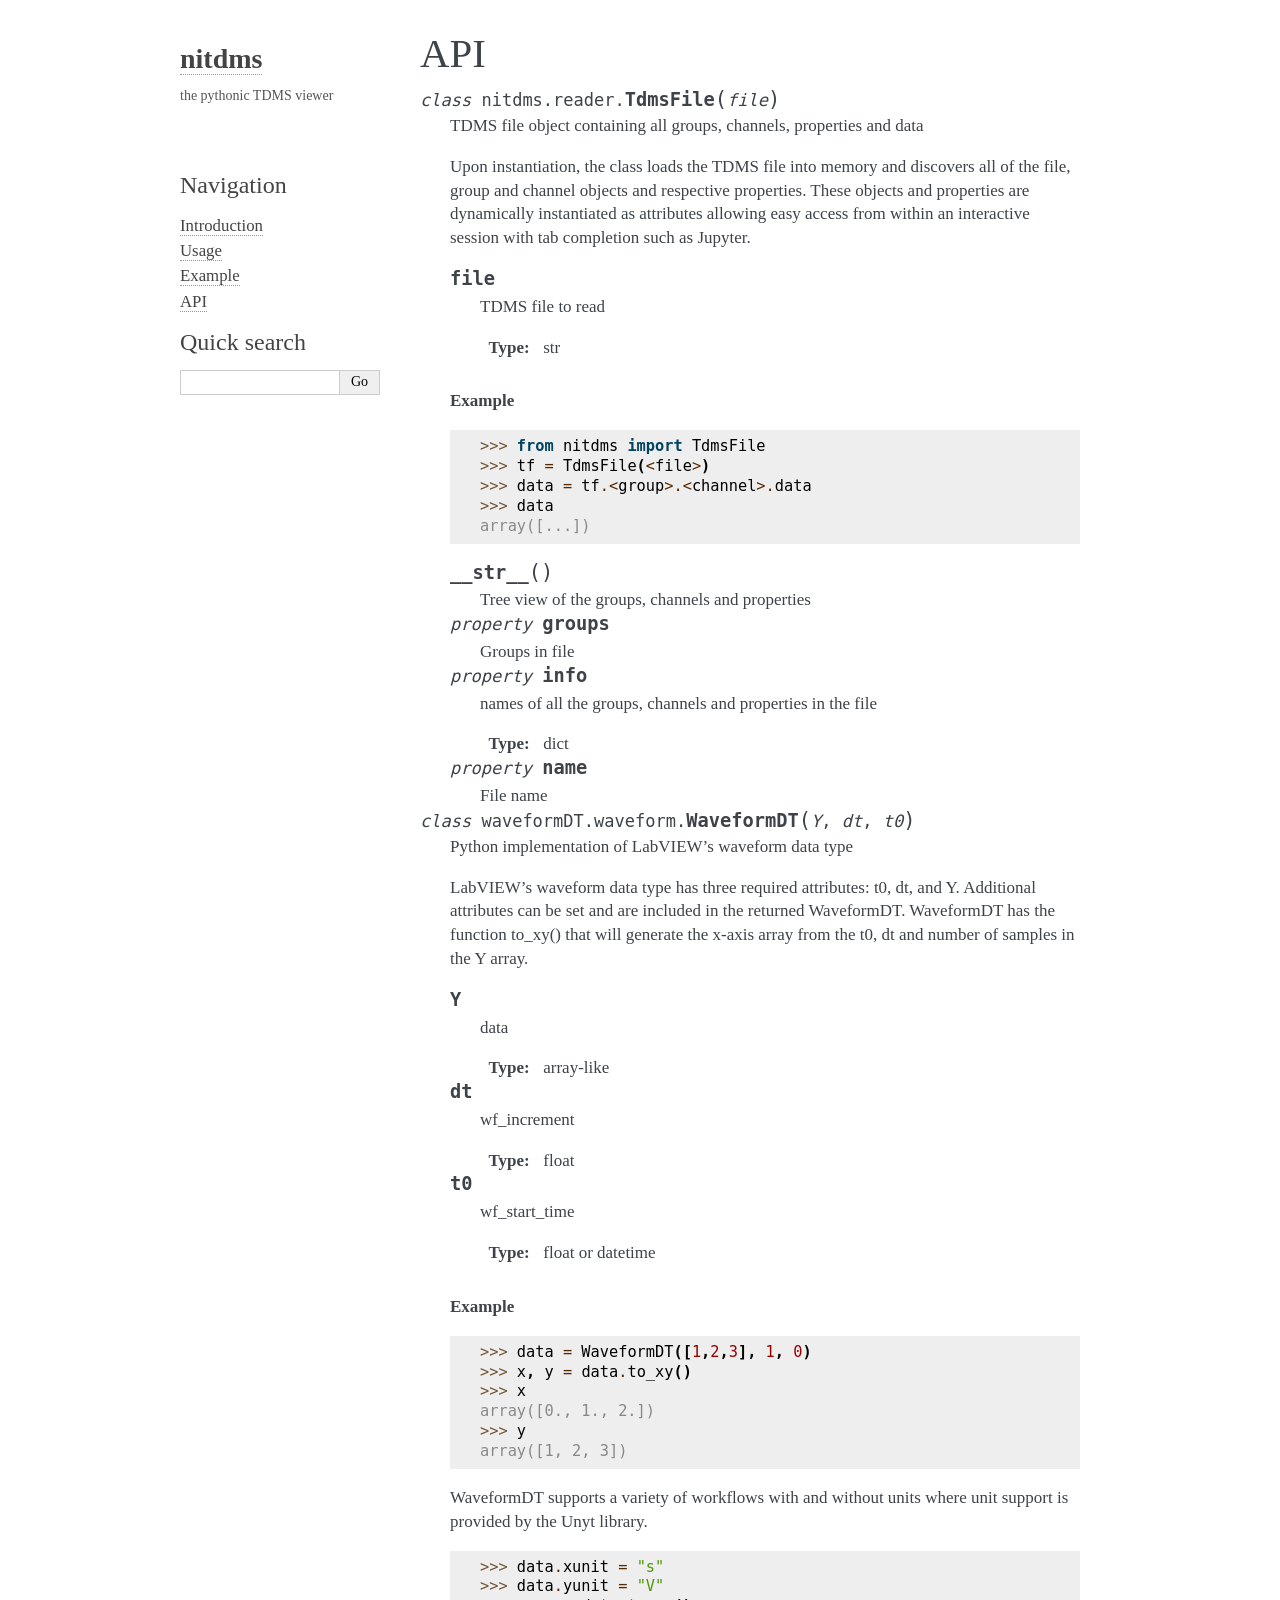
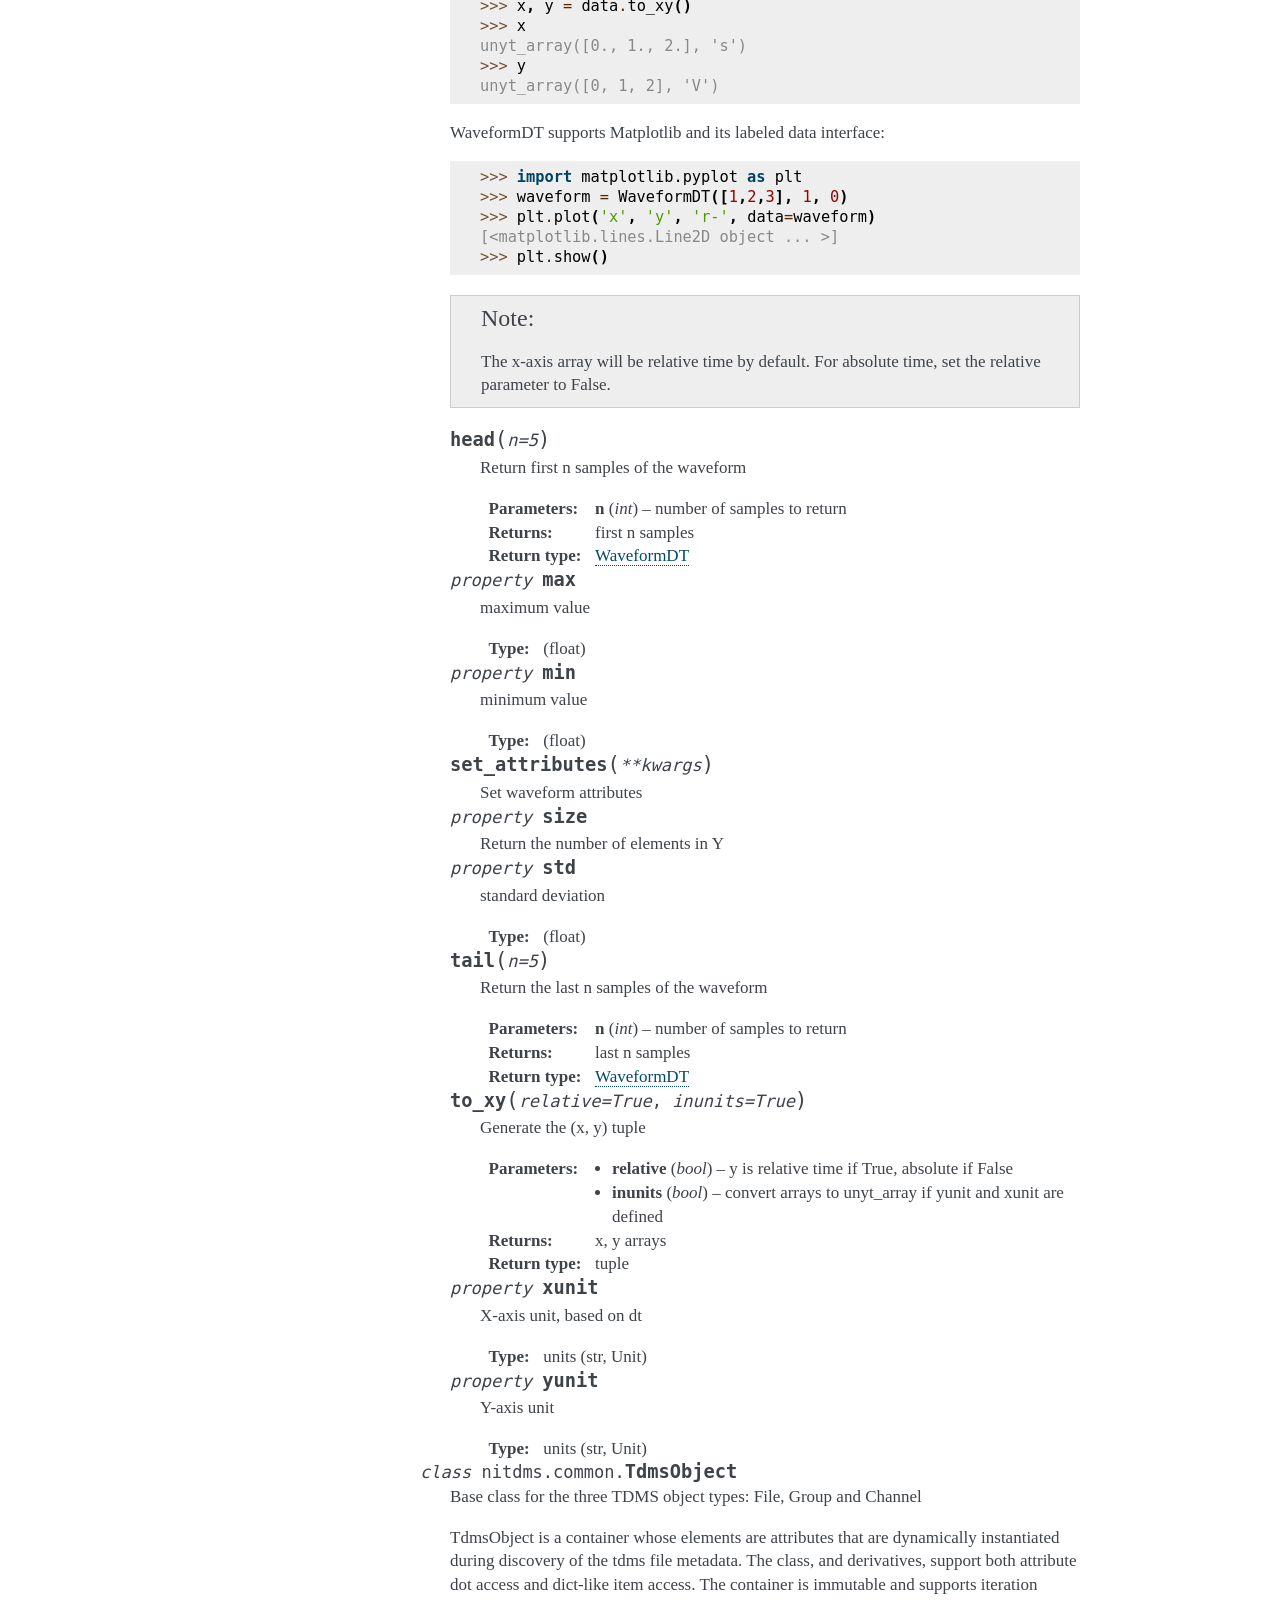
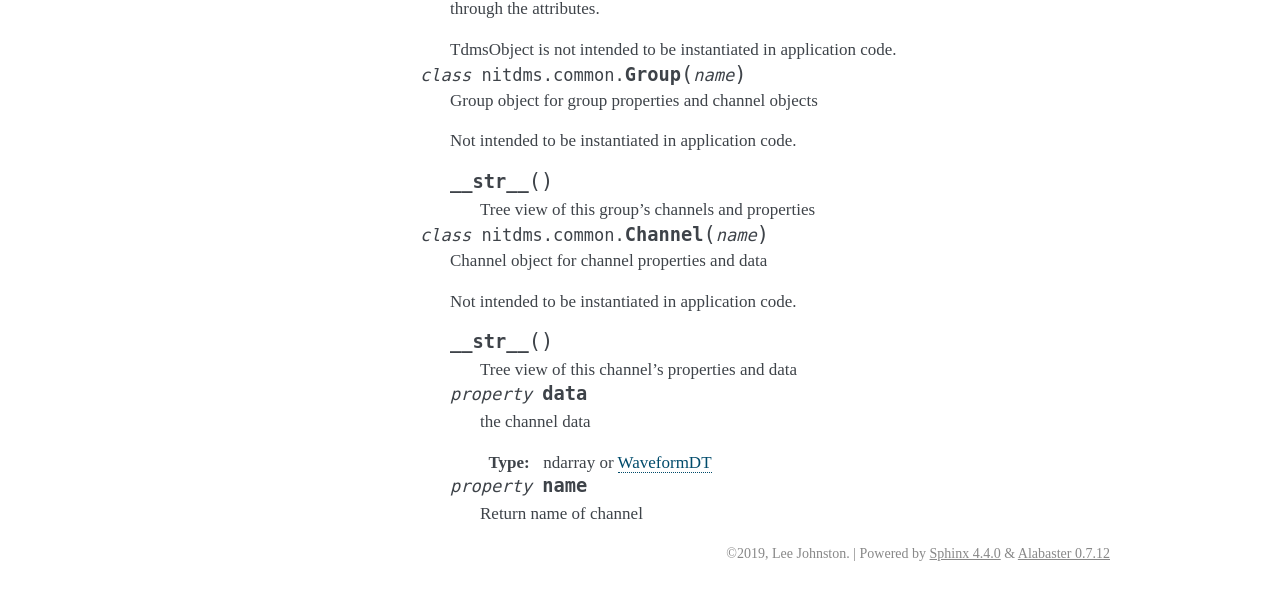
<file: api.html>
<!DOCTYPE html>

<html>
  <head>
    <meta charset="utf-8" />
    <meta name="viewport" content="width=device-width, initial-scale=1.0" /><meta name="generator" content="Docutils 0.17.1: http://docutils.sourceforge.net/" />

    <title>API &#8212; nitdms  documentation</title>
    <link rel="stylesheet" type="text/css" href="_static/pygments.css" />
    <link rel="stylesheet" type="text/css" href="_static/alabaster.css" />
    <script data-url_root="./" id="documentation_options" src="_static/documentation_options.js"></script>
    <script src="_static/jquery.js"></script>
    <script src="_static/underscore.js"></script>
    <script src="_static/doctools.js"></script>
    <link rel="index" title="Index" href="genindex.html" />
    <link rel="search" title="Search" href="search.html" />
    <link rel="prev" title="Example" href="example.html" />
   
  <link rel="stylesheet" href="_static/custom.css" type="text/css" />
  
  
  <meta name="viewport" content="width=device-width, initial-scale=0.9, maximum-scale=0.9" />

  </head><body>
  

    <div class="document">
      <div class="documentwrapper">
        <div class="bodywrapper">
          

          <div class="body" role="main">
            
  <section id="module-nitdms.reader">
<span id="api"></span><h1>API<a class="headerlink" href="#module-nitdms.reader" title="Permalink to this headline">¶</a></h1>
<dl class="py class">
<dt class="sig sig-object py" id="nitdms.reader.TdmsFile">
<em class="property"><span class="pre">class</span><span class="w"> </span></em><span class="sig-prename descclassname"><span class="pre">nitdms.reader.</span></span><span class="sig-name descname"><span class="pre">TdmsFile</span></span><span class="sig-paren">(</span><em class="sig-param"><span class="n"><span class="pre">file</span></span></em><span class="sig-paren">)</span><a class="headerlink" href="#nitdms.reader.TdmsFile" title="Permalink to this definition">¶</a></dt>
<dd><p>TDMS file object containing all groups, channels, properties and data</p>
<p>Upon instantiation, the class loads the TDMS file into memory and discovers
all of the file, group and channel objects and respective properties. These
objects and properties are dynamically instantiated as attributes allowing easy
access from within an interactive session with tab completion such as Jupyter.</p>
<dl class="py attribute">
<dt class="sig sig-object py" id="nitdms.reader.TdmsFile.file">
<span class="sig-name descname"><span class="pre">file</span></span><a class="headerlink" href="#nitdms.reader.TdmsFile.file" title="Permalink to this definition">¶</a></dt>
<dd><p>TDMS file to read</p>
<dl class="field-list simple">
<dt class="field-odd">Type</dt>
<dd class="field-odd"><p>str</p>
</dd>
</dl>
</dd></dl>

<p class="rubric">Example</p>
<div class="doctest highlight-default notranslate"><div class="highlight"><pre><span></span><span class="gp">&gt;&gt;&gt; </span><span class="kn">from</span> <span class="nn">nitdms</span> <span class="kn">import</span> <span class="n">TdmsFile</span>
<span class="gp">&gt;&gt;&gt; </span><span class="n">tf</span> <span class="o">=</span> <span class="n">TdmsFile</span><span class="p">(</span><span class="o">&lt;</span><span class="n">file</span><span class="o">&gt;</span><span class="p">)</span>
<span class="gp">&gt;&gt;&gt; </span><span class="n">data</span> <span class="o">=</span> <span class="n">tf</span><span class="o">.&lt;</span><span class="n">group</span><span class="o">&gt;.&lt;</span><span class="n">channel</span><span class="o">&gt;.</span><span class="n">data</span>
<span class="gp">&gt;&gt;&gt; </span><span class="n">data</span>
<span class="go">array([...])</span>
</pre></div>
</div>
<dl class="py method">
<dt class="sig sig-object py" id="nitdms.reader.TdmsFile.__str__">
<span class="sig-name descname"><span class="pre">__str__</span></span><span class="sig-paren">(</span><span class="sig-paren">)</span><a class="headerlink" href="#nitdms.reader.TdmsFile.__str__" title="Permalink to this definition">¶</a></dt>
<dd><p>Tree view of the groups, channels and properties</p>
</dd></dl>

<dl class="py property">
<dt class="sig sig-object py" id="nitdms.reader.TdmsFile.groups">
<em class="property"><span class="pre">property</span><span class="w"> </span></em><span class="sig-name descname"><span class="pre">groups</span></span><a class="headerlink" href="#nitdms.reader.TdmsFile.groups" title="Permalink to this definition">¶</a></dt>
<dd><p>Groups in file</p>
</dd></dl>

<dl class="py property">
<dt class="sig sig-object py" id="nitdms.reader.TdmsFile.info">
<em class="property"><span class="pre">property</span><span class="w"> </span></em><span class="sig-name descname"><span class="pre">info</span></span><a class="headerlink" href="#nitdms.reader.TdmsFile.info" title="Permalink to this definition">¶</a></dt>
<dd><p>names of all the groups, channels and properties in the file</p>
<dl class="field-list simple">
<dt class="field-odd">Type</dt>
<dd class="field-odd"><p>dict</p>
</dd>
</dl>
</dd></dl>

<dl class="py property">
<dt class="sig sig-object py" id="nitdms.reader.TdmsFile.name">
<em class="property"><span class="pre">property</span><span class="w"> </span></em><span class="sig-name descname"><span class="pre">name</span></span><a class="headerlink" href="#nitdms.reader.TdmsFile.name" title="Permalink to this definition">¶</a></dt>
<dd><p>File name</p>
</dd></dl>

</dd></dl>

<span class="target" id="module-waveformDT.waveform"></span><dl class="py class">
<dt class="sig sig-object py" id="waveformDT.waveform.WaveformDT">
<em class="property"><span class="pre">class</span><span class="w"> </span></em><span class="sig-prename descclassname"><span class="pre">waveformDT.waveform.</span></span><span class="sig-name descname"><span class="pre">WaveformDT</span></span><span class="sig-paren">(</span><em class="sig-param"><span class="n"><span class="pre">Y</span></span></em>, <em class="sig-param"><span class="n"><span class="pre">dt</span></span></em>, <em class="sig-param"><span class="n"><span class="pre">t0</span></span></em><span class="sig-paren">)</span><a class="headerlink" href="#waveformDT.waveform.WaveformDT" title="Permalink to this definition">¶</a></dt>
<dd><p>Python implementation of LabVIEW’s waveform data type</p>
<p>LabVIEW’s waveform data type has three required attributes: t0, dt, and Y.
Additional attributes can be set and are included in the returned WaveformDT.
WaveformDT has the function to_xy() that will generate the x-axis array from the
t0, dt and number of samples in the Y array.</p>
<dl class="py attribute">
<dt class="sig sig-object py" id="waveformDT.waveform.WaveformDT.Y">
<span class="sig-name descname"><span class="pre">Y</span></span><a class="headerlink" href="#waveformDT.waveform.WaveformDT.Y" title="Permalink to this definition">¶</a></dt>
<dd><p>data</p>
<dl class="field-list simple">
<dt class="field-odd">Type</dt>
<dd class="field-odd"><p>array-like</p>
</dd>
</dl>
</dd></dl>

<dl class="py attribute">
<dt class="sig sig-object py" id="waveformDT.waveform.WaveformDT.dt">
<span class="sig-name descname"><span class="pre">dt</span></span><a class="headerlink" href="#waveformDT.waveform.WaveformDT.dt" title="Permalink to this definition">¶</a></dt>
<dd><p>wf_increment</p>
<dl class="field-list simple">
<dt class="field-odd">Type</dt>
<dd class="field-odd"><p>float</p>
</dd>
</dl>
</dd></dl>

<dl class="py attribute">
<dt class="sig sig-object py" id="waveformDT.waveform.WaveformDT.t0">
<span class="sig-name descname"><span class="pre">t0</span></span><a class="headerlink" href="#waveformDT.waveform.WaveformDT.t0" title="Permalink to this definition">¶</a></dt>
<dd><p>wf_start_time</p>
<dl class="field-list simple">
<dt class="field-odd">Type</dt>
<dd class="field-odd"><p>float or datetime</p>
</dd>
</dl>
</dd></dl>

<p class="rubric">Example</p>
<div class="doctest highlight-default notranslate"><div class="highlight"><pre><span></span><span class="gp">&gt;&gt;&gt; </span><span class="n">data</span> <span class="o">=</span> <span class="n">WaveformDT</span><span class="p">([</span><span class="mi">1</span><span class="p">,</span><span class="mi">2</span><span class="p">,</span><span class="mi">3</span><span class="p">],</span> <span class="mi">1</span><span class="p">,</span> <span class="mi">0</span><span class="p">)</span>
<span class="gp">&gt;&gt;&gt; </span><span class="n">x</span><span class="p">,</span> <span class="n">y</span> <span class="o">=</span> <span class="n">data</span><span class="o">.</span><span class="n">to_xy</span><span class="p">()</span>
<span class="gp">&gt;&gt;&gt; </span><span class="n">x</span>
<span class="go">array([0., 1., 2.])</span>
<span class="gp">&gt;&gt;&gt; </span><span class="n">y</span>
<span class="go">array([1, 2, 3])</span>
</pre></div>
</div>
<p>WaveformDT supports a variety of workflows with and without units where unit
support is provided by the Unyt library.</p>
<div class="doctest highlight-default notranslate"><div class="highlight"><pre><span></span><span class="gp">&gt;&gt;&gt; </span><span class="n">data</span><span class="o">.</span><span class="n">xunit</span> <span class="o">=</span> <span class="s2">&quot;s&quot;</span>
<span class="gp">&gt;&gt;&gt; </span><span class="n">data</span><span class="o">.</span><span class="n">yunit</span> <span class="o">=</span> <span class="s2">&quot;V&quot;</span>
<span class="gp">&gt;&gt;&gt; </span><span class="n">x</span><span class="p">,</span> <span class="n">y</span> <span class="o">=</span> <span class="n">data</span><span class="o">.</span><span class="n">to_xy</span><span class="p">()</span>
<span class="gp">&gt;&gt;&gt; </span><span class="n">x</span>
<span class="go">unyt_array([0., 1., 2.], &#39;s&#39;)</span>
<span class="gp">&gt;&gt;&gt; </span><span class="n">y</span>
<span class="go">unyt_array([0, 1, 2], &#39;V&#39;)</span>
</pre></div>
</div>
<p>WaveformDT supports Matplotlib and its labeled data interface:</p>
<div class="doctest highlight-default notranslate"><div class="highlight"><pre><span></span><span class="gp">&gt;&gt;&gt; </span><span class="kn">import</span> <span class="nn">matplotlib.pyplot</span> <span class="k">as</span> <span class="nn">plt</span>
<span class="gp">&gt;&gt;&gt; </span><span class="n">waveform</span> <span class="o">=</span> <span class="n">WaveformDT</span><span class="p">([</span><span class="mi">1</span><span class="p">,</span><span class="mi">2</span><span class="p">,</span><span class="mi">3</span><span class="p">],</span> <span class="mi">1</span><span class="p">,</span> <span class="mi">0</span><span class="p">)</span>
<span class="gp">&gt;&gt;&gt; </span><span class="n">plt</span><span class="o">.</span><span class="n">plot</span><span class="p">(</span><span class="s1">&#39;x&#39;</span><span class="p">,</span> <span class="s1">&#39;y&#39;</span><span class="p">,</span> <span class="s1">&#39;r-&#39;</span><span class="p">,</span> <span class="n">data</span><span class="o">=</span><span class="n">waveform</span><span class="p">)</span>
<span class="go">[&lt;matplotlib.lines.Line2D object ... &gt;]</span>
<span class="gp">&gt;&gt;&gt; </span><span class="n">plt</span><span class="o">.</span><span class="n">show</span><span class="p">()</span>
</pre></div>
</div>
<div class="admonition note">
<p class="admonition-title">Note</p>
<p>The x-axis array will be relative time by default. For absolute time, set the
relative parameter to False.</p>
</div>
<dl class="py method">
<dt class="sig sig-object py" id="waveformDT.waveform.WaveformDT.head">
<span class="sig-name descname"><span class="pre">head</span></span><span class="sig-paren">(</span><em class="sig-param"><span class="n"><span class="pre">n</span></span><span class="o"><span class="pre">=</span></span><span class="default_value"><span class="pre">5</span></span></em><span class="sig-paren">)</span><a class="headerlink" href="#waveformDT.waveform.WaveformDT.head" title="Permalink to this definition">¶</a></dt>
<dd><p>Return first n samples of the waveform</p>
<dl class="field-list simple">
<dt class="field-odd">Parameters</dt>
<dd class="field-odd"><p><strong>n</strong> (<em>int</em>) – number of samples to return</p>
</dd>
<dt class="field-even">Returns</dt>
<dd class="field-even"><p>first n samples</p>
</dd>
<dt class="field-odd">Return type</dt>
<dd class="field-odd"><p><a class="reference internal" href="#waveformDT.waveform.WaveformDT" title="waveformDT.waveform.WaveformDT">WaveformDT</a></p>
</dd>
</dl>
</dd></dl>

<dl class="py property">
<dt class="sig sig-object py" id="waveformDT.waveform.WaveformDT.max">
<em class="property"><span class="pre">property</span><span class="w"> </span></em><span class="sig-name descname"><span class="pre">max</span></span><a class="headerlink" href="#waveformDT.waveform.WaveformDT.max" title="Permalink to this definition">¶</a></dt>
<dd><p>maximum value</p>
<dl class="field-list simple">
<dt class="field-odd">Type</dt>
<dd class="field-odd"><p>(float)</p>
</dd>
</dl>
</dd></dl>

<dl class="py property">
<dt class="sig sig-object py" id="waveformDT.waveform.WaveformDT.min">
<em class="property"><span class="pre">property</span><span class="w"> </span></em><span class="sig-name descname"><span class="pre">min</span></span><a class="headerlink" href="#waveformDT.waveform.WaveformDT.min" title="Permalink to this definition">¶</a></dt>
<dd><p>minimum value</p>
<dl class="field-list simple">
<dt class="field-odd">Type</dt>
<dd class="field-odd"><p>(float)</p>
</dd>
</dl>
</dd></dl>

<dl class="py method">
<dt class="sig sig-object py" id="waveformDT.waveform.WaveformDT.set_attributes">
<span class="sig-name descname"><span class="pre">set_attributes</span></span><span class="sig-paren">(</span><em class="sig-param"><span class="o"><span class="pre">**</span></span><span class="n"><span class="pre">kwargs</span></span></em><span class="sig-paren">)</span><a class="headerlink" href="#waveformDT.waveform.WaveformDT.set_attributes" title="Permalink to this definition">¶</a></dt>
<dd><p>Set waveform attributes</p>
</dd></dl>

<dl class="py property">
<dt class="sig sig-object py" id="waveformDT.waveform.WaveformDT.size">
<em class="property"><span class="pre">property</span><span class="w"> </span></em><span class="sig-name descname"><span class="pre">size</span></span><a class="headerlink" href="#waveformDT.waveform.WaveformDT.size" title="Permalink to this definition">¶</a></dt>
<dd><p>Return the number of elements in Y</p>
</dd></dl>

<dl class="py property">
<dt class="sig sig-object py" id="waveformDT.waveform.WaveformDT.std">
<em class="property"><span class="pre">property</span><span class="w"> </span></em><span class="sig-name descname"><span class="pre">std</span></span><a class="headerlink" href="#waveformDT.waveform.WaveformDT.std" title="Permalink to this definition">¶</a></dt>
<dd><p>standard deviation</p>
<dl class="field-list simple">
<dt class="field-odd">Type</dt>
<dd class="field-odd"><p>(float)</p>
</dd>
</dl>
</dd></dl>

<dl class="py method">
<dt class="sig sig-object py" id="waveformDT.waveform.WaveformDT.tail">
<span class="sig-name descname"><span class="pre">tail</span></span><span class="sig-paren">(</span><em class="sig-param"><span class="n"><span class="pre">n</span></span><span class="o"><span class="pre">=</span></span><span class="default_value"><span class="pre">5</span></span></em><span class="sig-paren">)</span><a class="headerlink" href="#waveformDT.waveform.WaveformDT.tail" title="Permalink to this definition">¶</a></dt>
<dd><p>Return the last n samples of the waveform</p>
<dl class="field-list simple">
<dt class="field-odd">Parameters</dt>
<dd class="field-odd"><p><strong>n</strong> (<em>int</em>) – number of samples to return</p>
</dd>
<dt class="field-even">Returns</dt>
<dd class="field-even"><p>last n samples</p>
</dd>
<dt class="field-odd">Return type</dt>
<dd class="field-odd"><p><a class="reference internal" href="#waveformDT.waveform.WaveformDT" title="waveformDT.waveform.WaveformDT">WaveformDT</a></p>
</dd>
</dl>
</dd></dl>

<dl class="py method">
<dt class="sig sig-object py" id="waveformDT.waveform.WaveformDT.to_xy">
<span class="sig-name descname"><span class="pre">to_xy</span></span><span class="sig-paren">(</span><em class="sig-param"><span class="n"><span class="pre">relative</span></span><span class="o"><span class="pre">=</span></span><span class="default_value"><span class="pre">True</span></span></em>, <em class="sig-param"><span class="n"><span class="pre">inunits</span></span><span class="o"><span class="pre">=</span></span><span class="default_value"><span class="pre">True</span></span></em><span class="sig-paren">)</span><a class="headerlink" href="#waveformDT.waveform.WaveformDT.to_xy" title="Permalink to this definition">¶</a></dt>
<dd><p>Generate the (x, y) tuple</p>
<dl class="field-list simple">
<dt class="field-odd">Parameters</dt>
<dd class="field-odd"><ul class="simple">
<li><p><strong>relative</strong> (<em>bool</em>) – y is relative time if True, absolute if False</p></li>
<li><p><strong>inunits</strong> (<em>bool</em>) – convert arrays to unyt_array if yunit and xunit are defined</p></li>
</ul>
</dd>
<dt class="field-even">Returns</dt>
<dd class="field-even"><p>x, y arrays</p>
</dd>
<dt class="field-odd">Return type</dt>
<dd class="field-odd"><p>tuple</p>
</dd>
</dl>
</dd></dl>

<dl class="py property">
<dt class="sig sig-object py" id="waveformDT.waveform.WaveformDT.xunit">
<em class="property"><span class="pre">property</span><span class="w"> </span></em><span class="sig-name descname"><span class="pre">xunit</span></span><a class="headerlink" href="#waveformDT.waveform.WaveformDT.xunit" title="Permalink to this definition">¶</a></dt>
<dd><p>X-axis unit, based on dt</p>
<dl class="field-list simple">
<dt class="field-odd">Type</dt>
<dd class="field-odd"><p>units (str, Unit)</p>
</dd>
</dl>
</dd></dl>

<dl class="py property">
<dt class="sig sig-object py" id="waveformDT.waveform.WaveformDT.yunit">
<em class="property"><span class="pre">property</span><span class="w"> </span></em><span class="sig-name descname"><span class="pre">yunit</span></span><a class="headerlink" href="#waveformDT.waveform.WaveformDT.yunit" title="Permalink to this definition">¶</a></dt>
<dd><p>Y-axis unit</p>
<dl class="field-list simple">
<dt class="field-odd">Type</dt>
<dd class="field-odd"><p>units (str, Unit)</p>
</dd>
</dl>
</dd></dl>

</dd></dl>

<span class="target" id="module-nitdms.common"></span><dl class="py class">
<dt class="sig sig-object py" id="nitdms.common.TdmsObject">
<em class="property"><span class="pre">class</span><span class="w"> </span></em><span class="sig-prename descclassname"><span class="pre">nitdms.common.</span></span><span class="sig-name descname"><span class="pre">TdmsObject</span></span><a class="headerlink" href="#nitdms.common.TdmsObject" title="Permalink to this definition">¶</a></dt>
<dd><p>Base class for the three TDMS object types: File, Group and Channel</p>
<p>TdmsObject is a container whose elements are attributes that are dynamically
instantiated during discovery of the tdms file metadata. The class, and derivatives,
support both attribute dot access and dict-like item access.
The container is immutable and supports iteration through the attributes.</p>
<p>TdmsObject is not intended to be instantiated in application code.</p>
</dd></dl>

<dl class="py class">
<dt class="sig sig-object py" id="nitdms.common.Group">
<em class="property"><span class="pre">class</span><span class="w"> </span></em><span class="sig-prename descclassname"><span class="pre">nitdms.common.</span></span><span class="sig-name descname"><span class="pre">Group</span></span><span class="sig-paren">(</span><em class="sig-param"><span class="n"><span class="pre">name</span></span></em><span class="sig-paren">)</span><a class="headerlink" href="#nitdms.common.Group" title="Permalink to this definition">¶</a></dt>
<dd><p>Group object for group properties and channel objects</p>
<p>Not intended to be instantiated in application code.</p>
<dl class="py method">
<dt class="sig sig-object py" id="nitdms.common.Group.__str__">
<span class="sig-name descname"><span class="pre">__str__</span></span><span class="sig-paren">(</span><span class="sig-paren">)</span><a class="headerlink" href="#nitdms.common.Group.__str__" title="Permalink to this definition">¶</a></dt>
<dd><p>Tree view of this group’s channels and properties</p>
</dd></dl>

</dd></dl>

<dl class="py class">
<dt class="sig sig-object py" id="nitdms.common.Channel">
<em class="property"><span class="pre">class</span><span class="w"> </span></em><span class="sig-prename descclassname"><span class="pre">nitdms.common.</span></span><span class="sig-name descname"><span class="pre">Channel</span></span><span class="sig-paren">(</span><em class="sig-param"><span class="n"><span class="pre">name</span></span></em><span class="sig-paren">)</span><a class="headerlink" href="#nitdms.common.Channel" title="Permalink to this definition">¶</a></dt>
<dd><p>Channel object for channel properties and data</p>
<p>Not intended to be instantiated in application code.</p>
<dl class="py method">
<dt class="sig sig-object py" id="nitdms.common.Channel.__str__">
<span class="sig-name descname"><span class="pre">__str__</span></span><span class="sig-paren">(</span><span class="sig-paren">)</span><a class="headerlink" href="#nitdms.common.Channel.__str__" title="Permalink to this definition">¶</a></dt>
<dd><p>Tree view of this channel’s properties and data</p>
</dd></dl>

<dl class="py property">
<dt class="sig sig-object py" id="nitdms.common.Channel.data">
<em class="property"><span class="pre">property</span><span class="w"> </span></em><span class="sig-name descname"><span class="pre">data</span></span><a class="headerlink" href="#nitdms.common.Channel.data" title="Permalink to this definition">¶</a></dt>
<dd><p>the channel data</p>
<dl class="field-list simple">
<dt class="field-odd">Type</dt>
<dd class="field-odd"><p>ndarray or <a class="reference internal" href="#waveformDT.waveform.WaveformDT" title="waveformDT.waveform.WaveformDT">WaveformDT</a></p>
</dd>
</dl>
</dd></dl>

<dl class="py property">
<dt class="sig sig-object py" id="nitdms.common.Channel.name">
<em class="property"><span class="pre">property</span><span class="w"> </span></em><span class="sig-name descname"><span class="pre">name</span></span><a class="headerlink" href="#nitdms.common.Channel.name" title="Permalink to this definition">¶</a></dt>
<dd><p>Return name of channel</p>
</dd></dl>

</dd></dl>

</section>


          </div>
          
        </div>
      </div>
      <div class="sphinxsidebar" role="navigation" aria-label="main navigation">
        <div class="sphinxsidebarwrapper">
<h1 class="logo"><a href="index.html">nitdms</a></h1>



<p class="blurb">the pythonic TDMS viewer</p>




<p>
<iframe src="https://ghbtns.com/github-btn.html?user=l-johnston&repo=nitdms&type=watch&count=true&size=large&v=2"
  allowtransparency="true" frameborder="0" scrolling="0" width="200px" height="35px"></iframe>
</p>





<h3>Navigation</h3>
<ul class="current">
<li class="toctree-l1"><a class="reference internal" href="introduction.html">Introduction</a></li>
<li class="toctree-l1"><a class="reference internal" href="usage.html">Usage</a></li>
<li class="toctree-l1"><a class="reference internal" href="example.html">Example</a></li>
<li class="toctree-l1 current"><a class="current reference internal" href="#">API</a></li>
</ul>

<div class="relations">
<h3>Related Topics</h3>
<ul>
  <li><a href="index.html">Documentation overview</a><ul>
      <li>Previous: <a href="example.html" title="previous chapter">Example</a></li>
  </ul></li>
</ul>
</div>
<div id="searchbox" style="display: none" role="search">
  <h3 id="searchlabel">Quick search</h3>
    <div class="searchformwrapper">
    <form class="search" action="search.html" method="get">
      <input type="text" name="q" aria-labelledby="searchlabel" autocomplete="off" autocorrect="off" autocapitalize="off" spellcheck="false"/>
      <input type="submit" value="Go" />
    </form>
    </div>
</div>
<script>$('#searchbox').show(0);</script>








        </div>
      </div>
      <div class="clearer"></div>
    </div>
    <div class="footer">
      &copy;2019, Lee Johnston.
      
      |
      Powered by <a href="http://sphinx-doc.org/">Sphinx 4.4.0</a>
      &amp; <a href="https://github.com/bitprophet/alabaster">Alabaster 0.7.12</a>
      
    </div>

    

    
  </body>
</html>
</file>
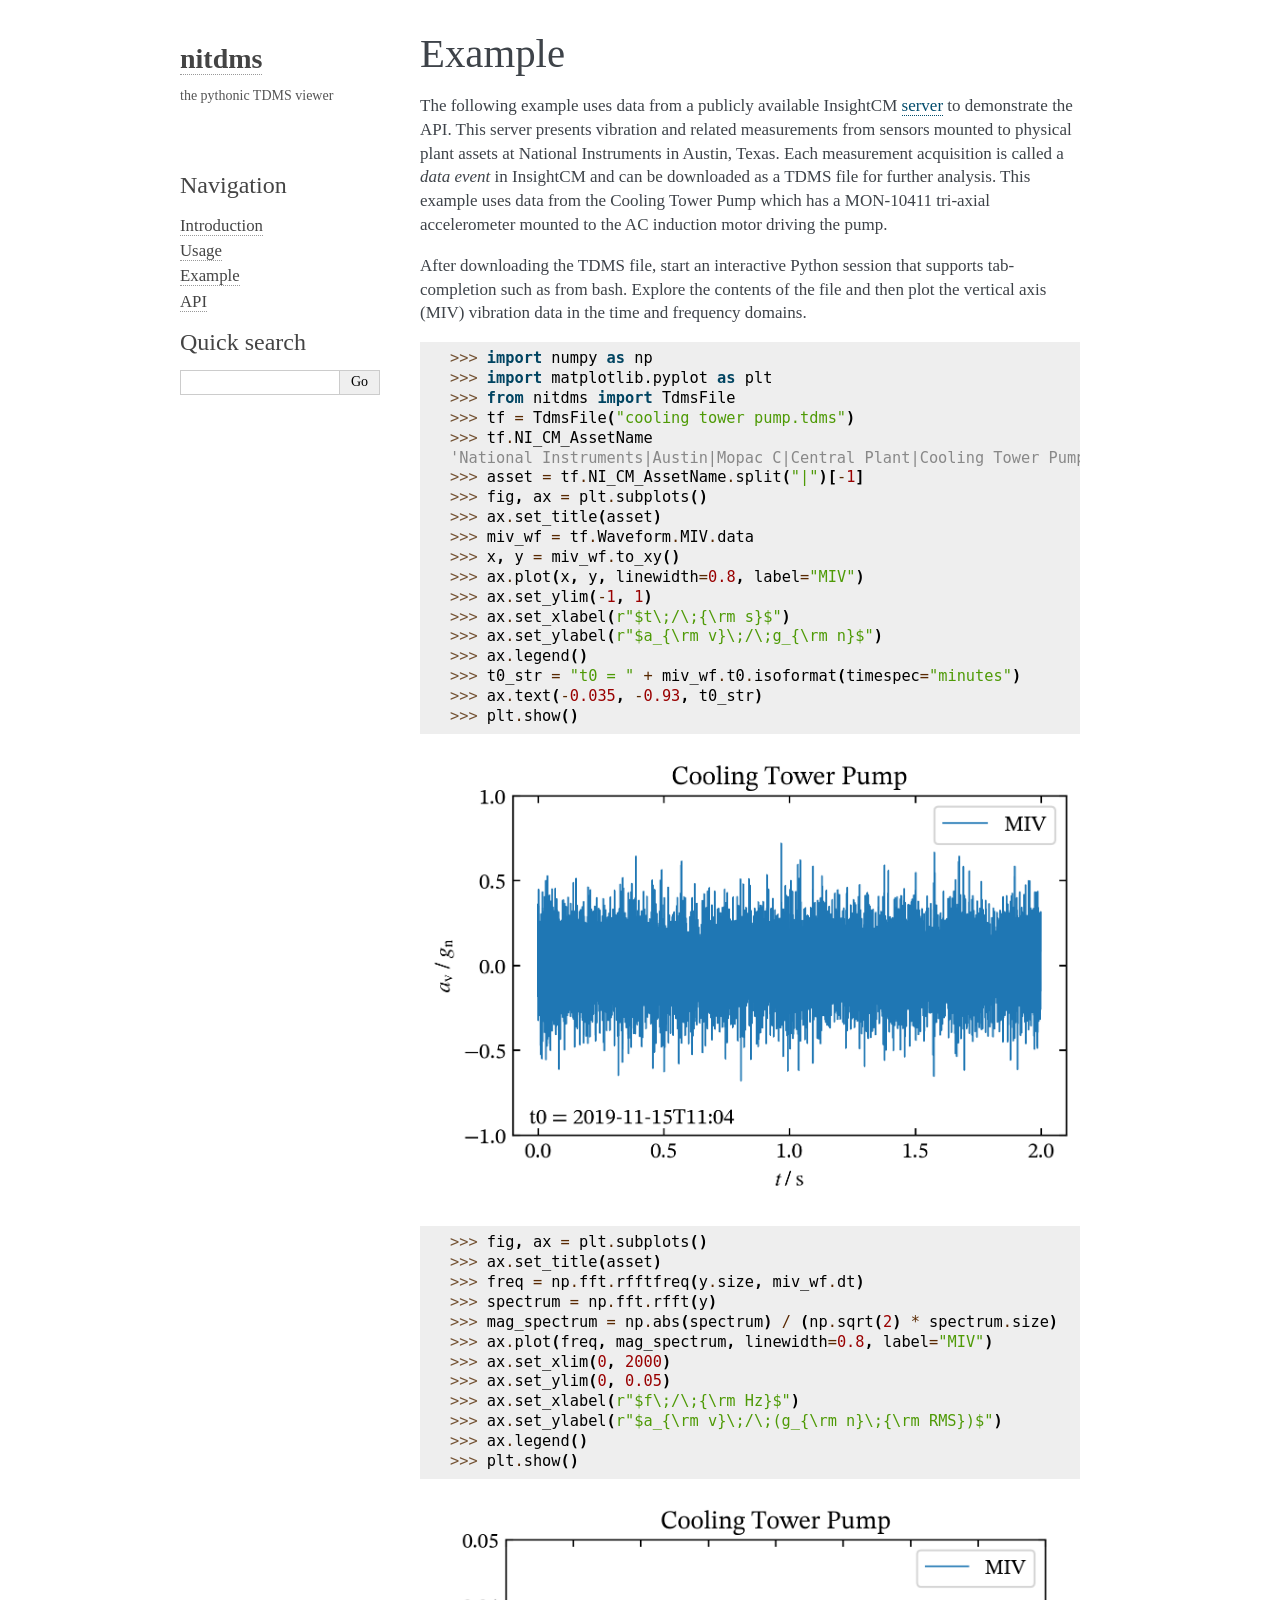
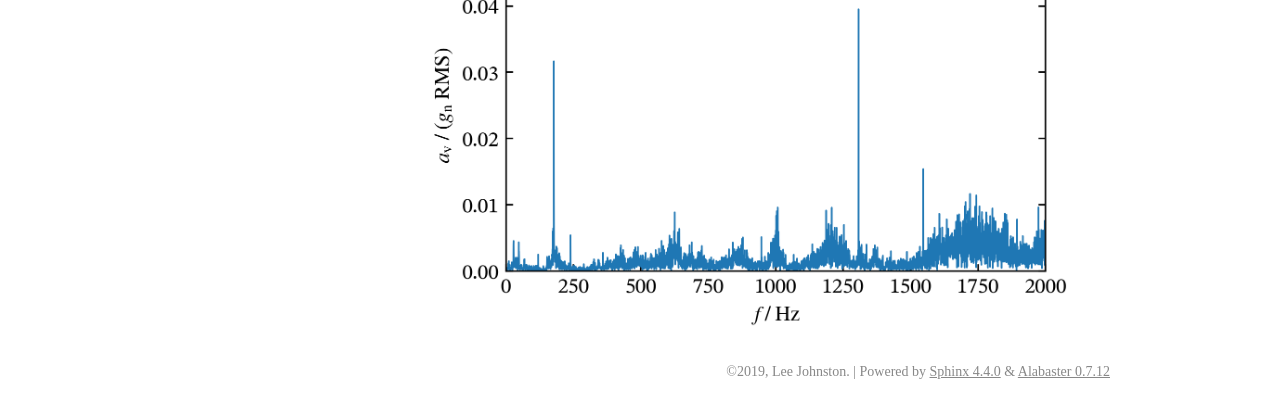
<file: example.html>
<!DOCTYPE html>

<html>
  <head>
    <meta charset="utf-8" />
    <meta name="viewport" content="width=device-width, initial-scale=1.0" /><meta name="generator" content="Docutils 0.17.1: http://docutils.sourceforge.net/" />

    <title>Example &#8212; nitdms  documentation</title>
    <link rel="stylesheet" type="text/css" href="_static/pygments.css" />
    <link rel="stylesheet" type="text/css" href="_static/alabaster.css" />
    <script data-url_root="./" id="documentation_options" src="_static/documentation_options.js"></script>
    <script src="_static/jquery.js"></script>
    <script src="_static/underscore.js"></script>
    <script src="_static/doctools.js"></script>
    <link rel="index" title="Index" href="genindex.html" />
    <link rel="search" title="Search" href="search.html" />
    <link rel="next" title="API" href="api.html" />
    <link rel="prev" title="Usage" href="usage.html" />
   
  <link rel="stylesheet" href="_static/custom.css" type="text/css" />
  
  
  <meta name="viewport" content="width=device-width, initial-scale=0.9, maximum-scale=0.9" />

  </head><body>
  

    <div class="document">
      <div class="documentwrapper">
        <div class="bodywrapper">
          

          <div class="body" role="main">
            
  <section id="example">
<h1>Example<a class="headerlink" href="#example" title="Permalink to this headline">¶</a></h1>
<p>The following example uses data from a publicly available InsightCM <a class="reference external" href="http://insightcm.niwsc.com/icm">server</a> to
demonstrate the API. This server presents vibration and related measurements from
sensors mounted to physical plant assets at National Instruments in Austin,
Texas. Each measurement acquisition is called a <em>data event</em> in InsightCM and can
be downloaded as a TDMS file for further analysis. This example uses data from
the Cooling Tower Pump which has a MON-10411 tri-axial accelerometer mounted to
the AC induction motor driving the pump.</p>
<p>After downloading the TDMS file, start an interactive Python session that supports
tab-completion such as from bash. Explore the contents of the file and then plot
the vertical axis (MIV) vibration data in the time and frequency domains.</p>
<div class="doctest highlight-default notranslate"><div class="highlight"><pre><span></span><span class="gp">&gt;&gt;&gt; </span><span class="kn">import</span> <span class="nn">numpy</span> <span class="k">as</span> <span class="nn">np</span>
<span class="gp">&gt;&gt;&gt; </span><span class="kn">import</span> <span class="nn">matplotlib.pyplot</span> <span class="k">as</span> <span class="nn">plt</span>
<span class="gp">&gt;&gt;&gt; </span><span class="kn">from</span> <span class="nn">nitdms</span> <span class="kn">import</span> <span class="n">TdmsFile</span>
<span class="gp">&gt;&gt;&gt; </span><span class="n">tf</span> <span class="o">=</span> <span class="n">TdmsFile</span><span class="p">(</span><span class="s2">&quot;cooling tower pump.tdms&quot;</span><span class="p">)</span>
<span class="gp">&gt;&gt;&gt; </span><span class="n">tf</span><span class="o">.</span><span class="n">NI_CM_AssetName</span>
<span class="go">&#39;National Instruments|Austin|Mopac C|Central Plant|Cooling Tower Pump&#39;</span>
<span class="gp">&gt;&gt;&gt; </span><span class="n">asset</span> <span class="o">=</span> <span class="n">tf</span><span class="o">.</span><span class="n">NI_CM_AssetName</span><span class="o">.</span><span class="n">split</span><span class="p">(</span><span class="s2">&quot;|&quot;</span><span class="p">)[</span><span class="o">-</span><span class="mi">1</span><span class="p">]</span>
<span class="gp">&gt;&gt;&gt; </span><span class="n">fig</span><span class="p">,</span> <span class="n">ax</span> <span class="o">=</span> <span class="n">plt</span><span class="o">.</span><span class="n">subplots</span><span class="p">()</span>
<span class="gp">&gt;&gt;&gt; </span><span class="n">ax</span><span class="o">.</span><span class="n">set_title</span><span class="p">(</span><span class="n">asset</span><span class="p">)</span>
<span class="gp">&gt;&gt;&gt; </span><span class="n">miv_wf</span> <span class="o">=</span> <span class="n">tf</span><span class="o">.</span><span class="n">Waveform</span><span class="o">.</span><span class="n">MIV</span><span class="o">.</span><span class="n">data</span>
<span class="gp">&gt;&gt;&gt; </span><span class="n">x</span><span class="p">,</span> <span class="n">y</span> <span class="o">=</span> <span class="n">miv_wf</span><span class="o">.</span><span class="n">to_xy</span><span class="p">()</span>
<span class="gp">&gt;&gt;&gt; </span><span class="n">ax</span><span class="o">.</span><span class="n">plot</span><span class="p">(</span><span class="n">x</span><span class="p">,</span> <span class="n">y</span><span class="p">,</span> <span class="n">linewidth</span><span class="o">=</span><span class="mf">0.8</span><span class="p">,</span> <span class="n">label</span><span class="o">=</span><span class="s2">&quot;MIV&quot;</span><span class="p">)</span>
<span class="gp">&gt;&gt;&gt; </span><span class="n">ax</span><span class="o">.</span><span class="n">set_ylim</span><span class="p">(</span><span class="o">-</span><span class="mi">1</span><span class="p">,</span> <span class="mi">1</span><span class="p">)</span>
<span class="gp">&gt;&gt;&gt; </span><span class="n">ax</span><span class="o">.</span><span class="n">set_xlabel</span><span class="p">(</span><span class="sa">r</span><span class="s2">&quot;$t\;/\;{\rm s}$&quot;</span><span class="p">)</span>
<span class="gp">&gt;&gt;&gt; </span><span class="n">ax</span><span class="o">.</span><span class="n">set_ylabel</span><span class="p">(</span><span class="sa">r</span><span class="s2">&quot;$a_{\rm v}\;/\;g_{\rm n}$&quot;</span><span class="p">)</span>
<span class="gp">&gt;&gt;&gt; </span><span class="n">ax</span><span class="o">.</span><span class="n">legend</span><span class="p">()</span>
<span class="gp">&gt;&gt;&gt; </span><span class="n">t0_str</span> <span class="o">=</span> <span class="s2">&quot;t0 = &quot;</span> <span class="o">+</span> <span class="n">miv_wf</span><span class="o">.</span><span class="n">t0</span><span class="o">.</span><span class="n">isoformat</span><span class="p">(</span><span class="n">timespec</span><span class="o">=</span><span class="s2">&quot;minutes&quot;</span><span class="p">)</span>
<span class="gp">&gt;&gt;&gt; </span><span class="n">ax</span><span class="o">.</span><span class="n">text</span><span class="p">(</span><span class="o">-</span><span class="mf">0.035</span><span class="p">,</span> <span class="o">-</span><span class="mf">0.93</span><span class="p">,</span> <span class="n">t0_str</span><span class="p">)</span>
<span class="gp">&gt;&gt;&gt; </span><span class="n">plt</span><span class="o">.</span><span class="n">show</span><span class="p">()</span>
</pre></div>
</div>
<img alt="_images/miv.png" src="_images/miv.png" />
<div class="doctest highlight-default notranslate"><div class="highlight"><pre><span></span><span class="gp">&gt;&gt;&gt; </span><span class="n">fig</span><span class="p">,</span> <span class="n">ax</span> <span class="o">=</span> <span class="n">plt</span><span class="o">.</span><span class="n">subplots</span><span class="p">()</span>
<span class="gp">&gt;&gt;&gt; </span><span class="n">ax</span><span class="o">.</span><span class="n">set_title</span><span class="p">(</span><span class="n">asset</span><span class="p">)</span>
<span class="gp">&gt;&gt;&gt; </span><span class="n">freq</span> <span class="o">=</span> <span class="n">np</span><span class="o">.</span><span class="n">fft</span><span class="o">.</span><span class="n">rfftfreq</span><span class="p">(</span><span class="n">y</span><span class="o">.</span><span class="n">size</span><span class="p">,</span> <span class="n">miv_wf</span><span class="o">.</span><span class="n">dt</span><span class="p">)</span>
<span class="gp">&gt;&gt;&gt; </span><span class="n">spectrum</span> <span class="o">=</span> <span class="n">np</span><span class="o">.</span><span class="n">fft</span><span class="o">.</span><span class="n">rfft</span><span class="p">(</span><span class="n">y</span><span class="p">)</span>
<span class="gp">&gt;&gt;&gt; </span><span class="n">mag_spectrum</span> <span class="o">=</span> <span class="n">np</span><span class="o">.</span><span class="n">abs</span><span class="p">(</span><span class="n">spectrum</span><span class="p">)</span> <span class="o">/</span> <span class="p">(</span><span class="n">np</span><span class="o">.</span><span class="n">sqrt</span><span class="p">(</span><span class="mi">2</span><span class="p">)</span> <span class="o">*</span> <span class="n">spectrum</span><span class="o">.</span><span class="n">size</span><span class="p">)</span>
<span class="gp">&gt;&gt;&gt; </span><span class="n">ax</span><span class="o">.</span><span class="n">plot</span><span class="p">(</span><span class="n">freq</span><span class="p">,</span> <span class="n">mag_spectrum</span><span class="p">,</span> <span class="n">linewidth</span><span class="o">=</span><span class="mf">0.8</span><span class="p">,</span> <span class="n">label</span><span class="o">=</span><span class="s2">&quot;MIV&quot;</span><span class="p">)</span>
<span class="gp">&gt;&gt;&gt; </span><span class="n">ax</span><span class="o">.</span><span class="n">set_xlim</span><span class="p">(</span><span class="mi">0</span><span class="p">,</span> <span class="mi">2000</span><span class="p">)</span>
<span class="gp">&gt;&gt;&gt; </span><span class="n">ax</span><span class="o">.</span><span class="n">set_ylim</span><span class="p">(</span><span class="mi">0</span><span class="p">,</span> <span class="mf">0.05</span><span class="p">)</span>
<span class="gp">&gt;&gt;&gt; </span><span class="n">ax</span><span class="o">.</span><span class="n">set_xlabel</span><span class="p">(</span><span class="sa">r</span><span class="s2">&quot;$f\;/\;{\rm Hz}$&quot;</span><span class="p">)</span>
<span class="gp">&gt;&gt;&gt; </span><span class="n">ax</span><span class="o">.</span><span class="n">set_ylabel</span><span class="p">(</span><span class="sa">r</span><span class="s2">&quot;$a_{\rm v}\;/\;(g_{\rm n}\;{\rm RMS})$&quot;</span><span class="p">)</span>
<span class="gp">&gt;&gt;&gt; </span><span class="n">ax</span><span class="o">.</span><span class="n">legend</span><span class="p">()</span>
<span class="gp">&gt;&gt;&gt; </span><span class="n">plt</span><span class="o">.</span><span class="n">show</span><span class="p">()</span>
</pre></div>
</div>
<img alt="_images/miv_fft.png" src="_images/miv_fft.png" />
</section>


          </div>
          
        </div>
      </div>
      <div class="sphinxsidebar" role="navigation" aria-label="main navigation">
        <div class="sphinxsidebarwrapper">
<h1 class="logo"><a href="index.html">nitdms</a></h1>



<p class="blurb">the pythonic TDMS viewer</p>




<p>
<iframe src="https://ghbtns.com/github-btn.html?user=l-johnston&repo=nitdms&type=watch&count=true&size=large&v=2"
  allowtransparency="true" frameborder="0" scrolling="0" width="200px" height="35px"></iframe>
</p>





<h3>Navigation</h3>
<ul class="current">
<li class="toctree-l1"><a class="reference internal" href="introduction.html">Introduction</a></li>
<li class="toctree-l1"><a class="reference internal" href="usage.html">Usage</a></li>
<li class="toctree-l1 current"><a class="current reference internal" href="#">Example</a></li>
<li class="toctree-l1"><a class="reference internal" href="api.html">API</a></li>
</ul>

<div class="relations">
<h3>Related Topics</h3>
<ul>
  <li><a href="index.html">Documentation overview</a><ul>
      <li>Previous: <a href="usage.html" title="previous chapter">Usage</a></li>
      <li>Next: <a href="api.html" title="next chapter">API</a></li>
  </ul></li>
</ul>
</div>
<div id="searchbox" style="display: none" role="search">
  <h3 id="searchlabel">Quick search</h3>
    <div class="searchformwrapper">
    <form class="search" action="search.html" method="get">
      <input type="text" name="q" aria-labelledby="searchlabel" autocomplete="off" autocorrect="off" autocapitalize="off" spellcheck="false"/>
      <input type="submit" value="Go" />
    </form>
    </div>
</div>
<script>$('#searchbox').show(0);</script>








        </div>
      </div>
      <div class="clearer"></div>
    </div>
    <div class="footer">
      &copy;2019, Lee Johnston.
      
      |
      Powered by <a href="http://sphinx-doc.org/">Sphinx 4.4.0</a>
      &amp; <a href="https://github.com/bitprophet/alabaster">Alabaster 0.7.12</a>
      
    </div>

    

    
  </body>
</html>
</file>
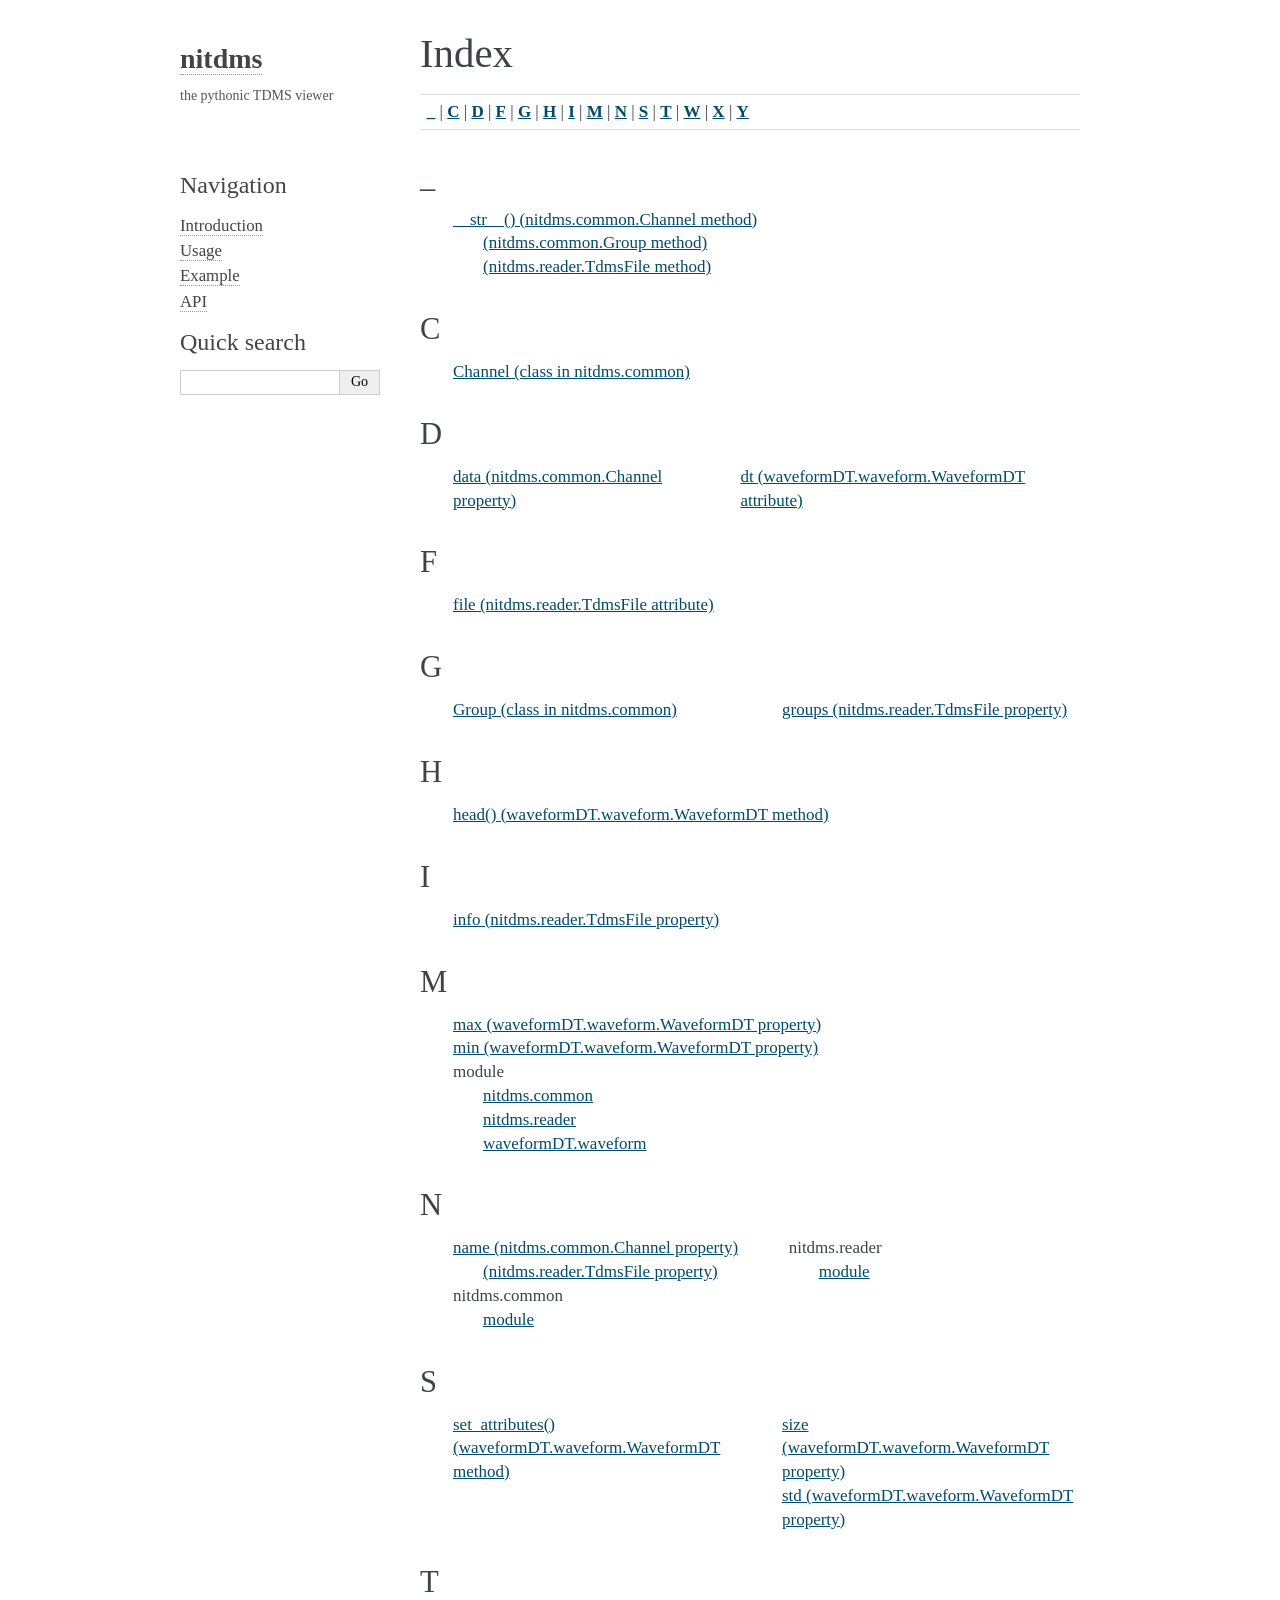
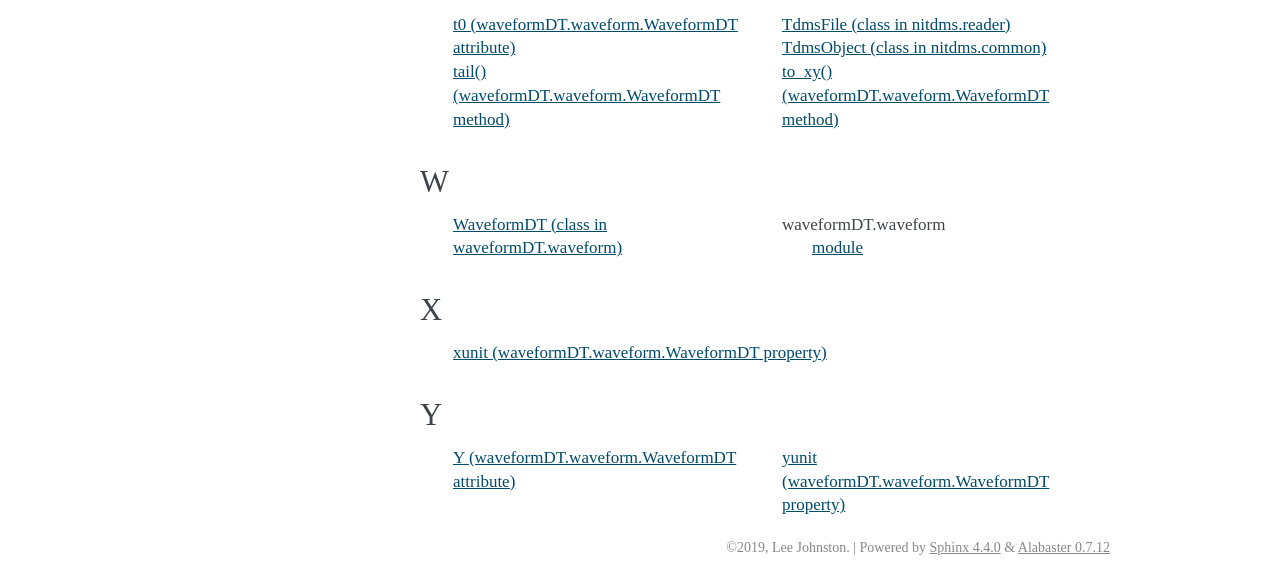
<file: genindex.html>
<!DOCTYPE html>

<html>
  <head>
    <meta charset="utf-8" />
    <meta name="viewport" content="width=device-width, initial-scale=1.0" />
    <title>Index &#8212; nitdms  documentation</title>
    <link rel="stylesheet" type="text/css" href="_static/pygments.css" />
    <link rel="stylesheet" type="text/css" href="_static/alabaster.css" />
    <script data-url_root="./" id="documentation_options" src="_static/documentation_options.js"></script>
    <script src="_static/jquery.js"></script>
    <script src="_static/underscore.js"></script>
    <script src="_static/doctools.js"></script>
    <link rel="index" title="Index" href="#" />
    <link rel="search" title="Search" href="search.html" />
   
  <link rel="stylesheet" href="_static/custom.css" type="text/css" />
  
  
  <meta name="viewport" content="width=device-width, initial-scale=0.9, maximum-scale=0.9" />

  </head><body>
  

    <div class="document">
      <div class="documentwrapper">
        <div class="bodywrapper">
          

          <div class="body" role="main">
            

<h1 id="index">Index</h1>

<div class="genindex-jumpbox">
 <a href="#_"><strong>_</strong></a>
 | <a href="#C"><strong>C</strong></a>
 | <a href="#D"><strong>D</strong></a>
 | <a href="#F"><strong>F</strong></a>
 | <a href="#G"><strong>G</strong></a>
 | <a href="#H"><strong>H</strong></a>
 | <a href="#I"><strong>I</strong></a>
 | <a href="#M"><strong>M</strong></a>
 | <a href="#N"><strong>N</strong></a>
 | <a href="#S"><strong>S</strong></a>
 | <a href="#T"><strong>T</strong></a>
 | <a href="#W"><strong>W</strong></a>
 | <a href="#X"><strong>X</strong></a>
 | <a href="#Y"><strong>Y</strong></a>
 
</div>
<h2 id="_">_</h2>
<table style="width: 100%" class="indextable genindextable"><tr>
  <td style="width: 33%; vertical-align: top;"><ul>
      <li><a href="api.html#nitdms.common.Channel.__str__">__str__() (nitdms.common.Channel method)</a>

      <ul>
        <li><a href="api.html#nitdms.common.Group.__str__">(nitdms.common.Group method)</a>
</li>
        <li><a href="api.html#nitdms.reader.TdmsFile.__str__">(nitdms.reader.TdmsFile method)</a>
</li>
      </ul></li>
  </ul></td>
</tr></table>

<h2 id="C">C</h2>
<table style="width: 100%" class="indextable genindextable"><tr>
  <td style="width: 33%; vertical-align: top;"><ul>
      <li><a href="api.html#nitdms.common.Channel">Channel (class in nitdms.common)</a>
</li>
  </ul></td>
</tr></table>

<h2 id="D">D</h2>
<table style="width: 100%" class="indextable genindextable"><tr>
  <td style="width: 33%; vertical-align: top;"><ul>
      <li><a href="api.html#nitdms.common.Channel.data">data (nitdms.common.Channel property)</a>
</li>
  </ul></td>
  <td style="width: 33%; vertical-align: top;"><ul>
      <li><a href="api.html#waveformDT.waveform.WaveformDT.dt">dt (waveformDT.waveform.WaveformDT attribute)</a>
</li>
  </ul></td>
</tr></table>

<h2 id="F">F</h2>
<table style="width: 100%" class="indextable genindextable"><tr>
  <td style="width: 33%; vertical-align: top;"><ul>
      <li><a href="api.html#nitdms.reader.TdmsFile.file">file (nitdms.reader.TdmsFile attribute)</a>
</li>
  </ul></td>
</tr></table>

<h2 id="G">G</h2>
<table style="width: 100%" class="indextable genindextable"><tr>
  <td style="width: 33%; vertical-align: top;"><ul>
      <li><a href="api.html#nitdms.common.Group">Group (class in nitdms.common)</a>
</li>
  </ul></td>
  <td style="width: 33%; vertical-align: top;"><ul>
      <li><a href="api.html#nitdms.reader.TdmsFile.groups">groups (nitdms.reader.TdmsFile property)</a>
</li>
  </ul></td>
</tr></table>

<h2 id="H">H</h2>
<table style="width: 100%" class="indextable genindextable"><tr>
  <td style="width: 33%; vertical-align: top;"><ul>
      <li><a href="api.html#waveformDT.waveform.WaveformDT.head">head() (waveformDT.waveform.WaveformDT method)</a>
</li>
  </ul></td>
</tr></table>

<h2 id="I">I</h2>
<table style="width: 100%" class="indextable genindextable"><tr>
  <td style="width: 33%; vertical-align: top;"><ul>
      <li><a href="api.html#nitdms.reader.TdmsFile.info">info (nitdms.reader.TdmsFile property)</a>
</li>
  </ul></td>
</tr></table>

<h2 id="M">M</h2>
<table style="width: 100%" class="indextable genindextable"><tr>
  <td style="width: 33%; vertical-align: top;"><ul>
      <li><a href="api.html#waveformDT.waveform.WaveformDT.max">max (waveformDT.waveform.WaveformDT property)</a>
</li>
      <li><a href="api.html#waveformDT.waveform.WaveformDT.min">min (waveformDT.waveform.WaveformDT property)</a>
</li>
      <li>
    module

      <ul>
        <li><a href="api.html#module-nitdms.common">nitdms.common</a>
</li>
        <li><a href="api.html#module-nitdms.reader">nitdms.reader</a>
</li>
        <li><a href="api.html#module-waveformDT.waveform">waveformDT.waveform</a>
</li>
      </ul></li>
  </ul></td>
</tr></table>

<h2 id="N">N</h2>
<table style="width: 100%" class="indextable genindextable"><tr>
  <td style="width: 33%; vertical-align: top;"><ul>
      <li><a href="api.html#nitdms.common.Channel.name">name (nitdms.common.Channel property)</a>

      <ul>
        <li><a href="api.html#nitdms.reader.TdmsFile.name">(nitdms.reader.TdmsFile property)</a>
</li>
      </ul></li>
      <li>
    nitdms.common

      <ul>
        <li><a href="api.html#module-nitdms.common">module</a>
</li>
      </ul></li>
  </ul></td>
  <td style="width: 33%; vertical-align: top;"><ul>
      <li>
    nitdms.reader

      <ul>
        <li><a href="api.html#module-nitdms.reader">module</a>
</li>
      </ul></li>
  </ul></td>
</tr></table>

<h2 id="S">S</h2>
<table style="width: 100%" class="indextable genindextable"><tr>
  <td style="width: 33%; vertical-align: top;"><ul>
      <li><a href="api.html#waveformDT.waveform.WaveformDT.set_attributes">set_attributes() (waveformDT.waveform.WaveformDT method)</a>
</li>
  </ul></td>
  <td style="width: 33%; vertical-align: top;"><ul>
      <li><a href="api.html#waveformDT.waveform.WaveformDT.size">size (waveformDT.waveform.WaveformDT property)</a>
</li>
      <li><a href="api.html#waveformDT.waveform.WaveformDT.std">std (waveformDT.waveform.WaveformDT property)</a>
</li>
  </ul></td>
</tr></table>

<h2 id="T">T</h2>
<table style="width: 100%" class="indextable genindextable"><tr>
  <td style="width: 33%; vertical-align: top;"><ul>
      <li><a href="api.html#waveformDT.waveform.WaveformDT.t0">t0 (waveformDT.waveform.WaveformDT attribute)</a>
</li>
      <li><a href="api.html#waveformDT.waveform.WaveformDT.tail">tail() (waveformDT.waveform.WaveformDT method)</a>
</li>
  </ul></td>
  <td style="width: 33%; vertical-align: top;"><ul>
      <li><a href="api.html#nitdms.reader.TdmsFile">TdmsFile (class in nitdms.reader)</a>
</li>
      <li><a href="api.html#nitdms.common.TdmsObject">TdmsObject (class in nitdms.common)</a>
</li>
      <li><a href="api.html#waveformDT.waveform.WaveformDT.to_xy">to_xy() (waveformDT.waveform.WaveformDT method)</a>
</li>
  </ul></td>
</tr></table>

<h2 id="W">W</h2>
<table style="width: 100%" class="indextable genindextable"><tr>
  <td style="width: 33%; vertical-align: top;"><ul>
      <li><a href="api.html#waveformDT.waveform.WaveformDT">WaveformDT (class in waveformDT.waveform)</a>
</li>
  </ul></td>
  <td style="width: 33%; vertical-align: top;"><ul>
      <li>
    waveformDT.waveform

      <ul>
        <li><a href="api.html#module-waveformDT.waveform">module</a>
</li>
      </ul></li>
  </ul></td>
</tr></table>

<h2 id="X">X</h2>
<table style="width: 100%" class="indextable genindextable"><tr>
  <td style="width: 33%; vertical-align: top;"><ul>
      <li><a href="api.html#waveformDT.waveform.WaveformDT.xunit">xunit (waveformDT.waveform.WaveformDT property)</a>
</li>
  </ul></td>
</tr></table>

<h2 id="Y">Y</h2>
<table style="width: 100%" class="indextable genindextable"><tr>
  <td style="width: 33%; vertical-align: top;"><ul>
      <li><a href="api.html#waveformDT.waveform.WaveformDT.Y">Y (waveformDT.waveform.WaveformDT attribute)</a>
</li>
  </ul></td>
  <td style="width: 33%; vertical-align: top;"><ul>
      <li><a href="api.html#waveformDT.waveform.WaveformDT.yunit">yunit (waveformDT.waveform.WaveformDT property)</a>
</li>
  </ul></td>
</tr></table>



          </div>
          
        </div>
      </div>
      <div class="sphinxsidebar" role="navigation" aria-label="main navigation">
        <div class="sphinxsidebarwrapper">
<h1 class="logo"><a href="index.html">nitdms</a></h1>



<p class="blurb">the pythonic TDMS viewer</p>




<p>
<iframe src="https://ghbtns.com/github-btn.html?user=l-johnston&repo=nitdms&type=watch&count=true&size=large&v=2"
  allowtransparency="true" frameborder="0" scrolling="0" width="200px" height="35px"></iframe>
</p>





<h3>Navigation</h3>
<ul>
<li class="toctree-l1"><a class="reference internal" href="introduction.html">Introduction</a></li>
<li class="toctree-l1"><a class="reference internal" href="usage.html">Usage</a></li>
<li class="toctree-l1"><a class="reference internal" href="example.html">Example</a></li>
<li class="toctree-l1"><a class="reference internal" href="api.html">API</a></li>
</ul>

<div class="relations">
<h3>Related Topics</h3>
<ul>
  <li><a href="index.html">Documentation overview</a><ul>
  </ul></li>
</ul>
</div>
<div id="searchbox" style="display: none" role="search">
  <h3 id="searchlabel">Quick search</h3>
    <div class="searchformwrapper">
    <form class="search" action="search.html" method="get">
      <input type="text" name="q" aria-labelledby="searchlabel" autocomplete="off" autocorrect="off" autocapitalize="off" spellcheck="false"/>
      <input type="submit" value="Go" />
    </form>
    </div>
</div>
<script>$('#searchbox').show(0);</script>








        </div>
      </div>
      <div class="clearer"></div>
    </div>
    <div class="footer">
      &copy;2019, Lee Johnston.
      
      |
      Powered by <a href="http://sphinx-doc.org/">Sphinx 4.4.0</a>
      &amp; <a href="https://github.com/bitprophet/alabaster">Alabaster 0.7.12</a>
      
    </div>

    

    
  </body>
</html>
</file>
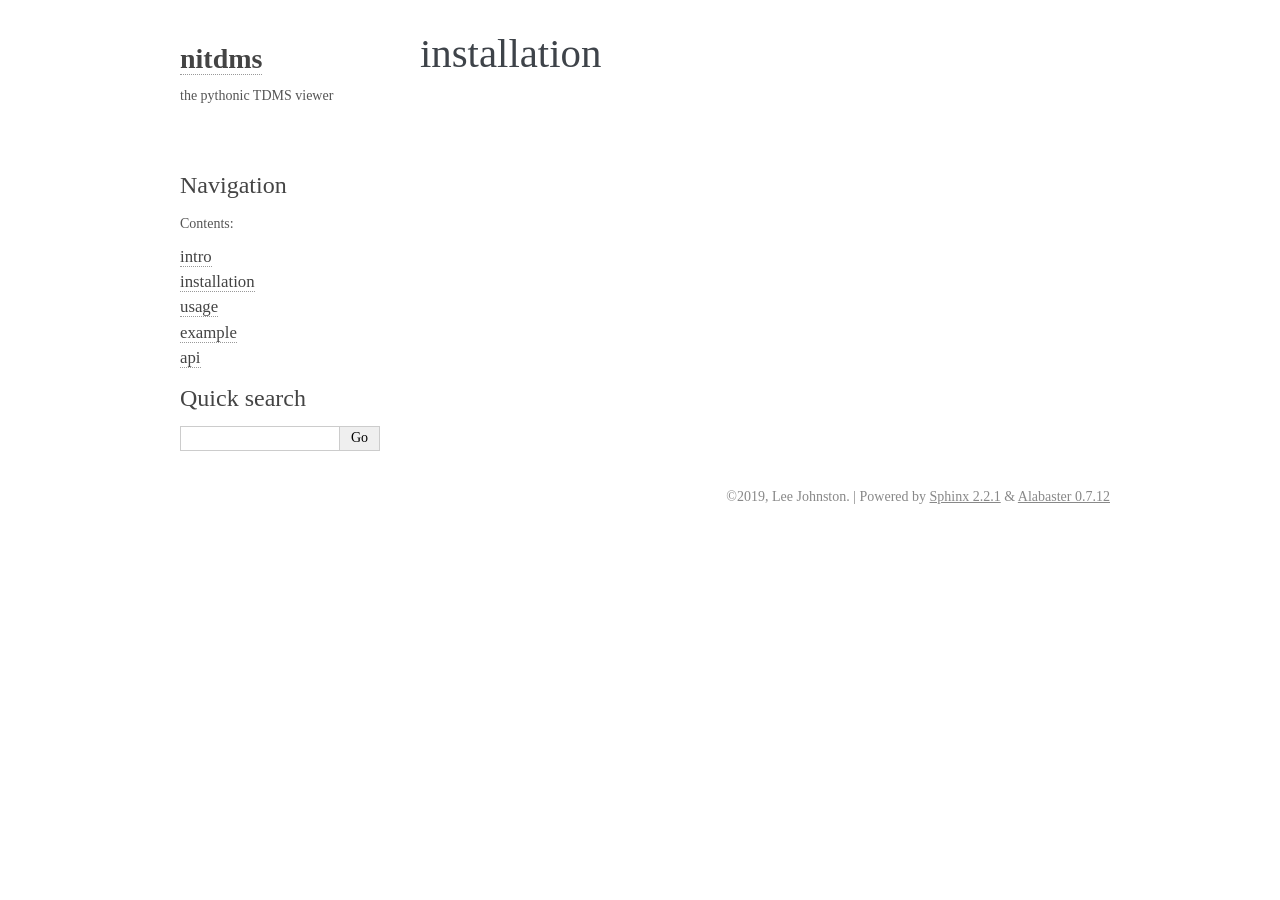
<file: installation.html>
<!DOCTYPE html>

<html xmlns="http://www.w3.org/1999/xhtml">
  <head>
    <meta charset="utf-8" />
    <title>installation &#8212; nitdms  documentation</title>
    <link rel="stylesheet" href="_static/alabaster.css" type="text/css" />
    <link rel="stylesheet" href="_static/pygments.css" type="text/css" />
    <script type="text/javascript" id="documentation_options" data-url_root="./" src="_static/documentation_options.js"></script>
    <script type="text/javascript" src="_static/jquery.js"></script>
    <script type="text/javascript" src="_static/underscore.js"></script>
    <script type="text/javascript" src="_static/doctools.js"></script>
    <script type="text/javascript" src="_static/language_data.js"></script>
    <link rel="index" title="Index" href="genindex.html" />
    <link rel="search" title="Search" href="search.html" />
    <link rel="next" title="usage" href="usage.html" />
    <link rel="prev" title="intro" href="intro.html" />
   
  <link rel="stylesheet" href="_static/custom.css" type="text/css" />
  
  
  <meta name="viewport" content="width=device-width, initial-scale=0.9, maximum-scale=0.9" />

  </head><body>
  

    <div class="document">
      <div class="documentwrapper">
        <div class="bodywrapper">
          

          <div class="body" role="main">
            
  <div class="section" id="installation">
<h1>installation<a class="headerlink" href="#installation" title="Permalink to this headline">¶</a></h1>
</div>


          </div>
          
        </div>
      </div>
      <div class="sphinxsidebar" role="navigation" aria-label="main navigation">
        <div class="sphinxsidebarwrapper">
<h1 class="logo"><a href="index.html">nitdms</a></h1>



<p class="blurb">the pythonic TDMS viewer</p>




<p>
<iframe src="https://ghbtns.com/github-btn.html?user=l-johnston&repo=nitdms&type=watch&count=true&size=large&v=2"
  allowtransparency="true" frameborder="0" scrolling="0" width="200px" height="35px"></iframe>
</p>





<h3>Navigation</h3>
<p class="caption"><span class="caption-text">Contents:</span></p>
<ul class="current">
<li class="toctree-l1"><a class="reference internal" href="intro.html">intro</a></li>
<li class="toctree-l1 current"><a class="current reference internal" href="#">installation</a></li>
<li class="toctree-l1"><a class="reference internal" href="usage.html">usage</a></li>
<li class="toctree-l1"><a class="reference internal" href="example.html">example</a></li>
<li class="toctree-l1"><a class="reference internal" href="api.html">api</a></li>
</ul>

<div class="relations">
<h3>Related Topics</h3>
<ul>
  <li><a href="index.html">Documentation overview</a><ul>
      <li>Previous: <a href="intro.html" title="previous chapter">intro</a></li>
      <li>Next: <a href="usage.html" title="next chapter">usage</a></li>
  </ul></li>
</ul>
</div>
<div id="searchbox" style="display: none" role="search">
  <h3 id="searchlabel">Quick search</h3>
    <div class="searchformwrapper">
    <form class="search" action="search.html" method="get">
      <input type="text" name="q" aria-labelledby="searchlabel" />
      <input type="submit" value="Go" />
    </form>
    </div>
</div>
<script type="text/javascript">$('#searchbox').show(0);</script>








        </div>
      </div>
      <div class="clearer"></div>
    </div>
    <div class="footer">
      &copy;2019, Lee Johnston.
      
      |
      Powered by <a href="http://sphinx-doc.org/">Sphinx 2.2.1</a>
      &amp; <a href="https://github.com/bitprophet/alabaster">Alabaster 0.7.12</a>
      
    </div>

    

    
  </body>
</html>
</file>
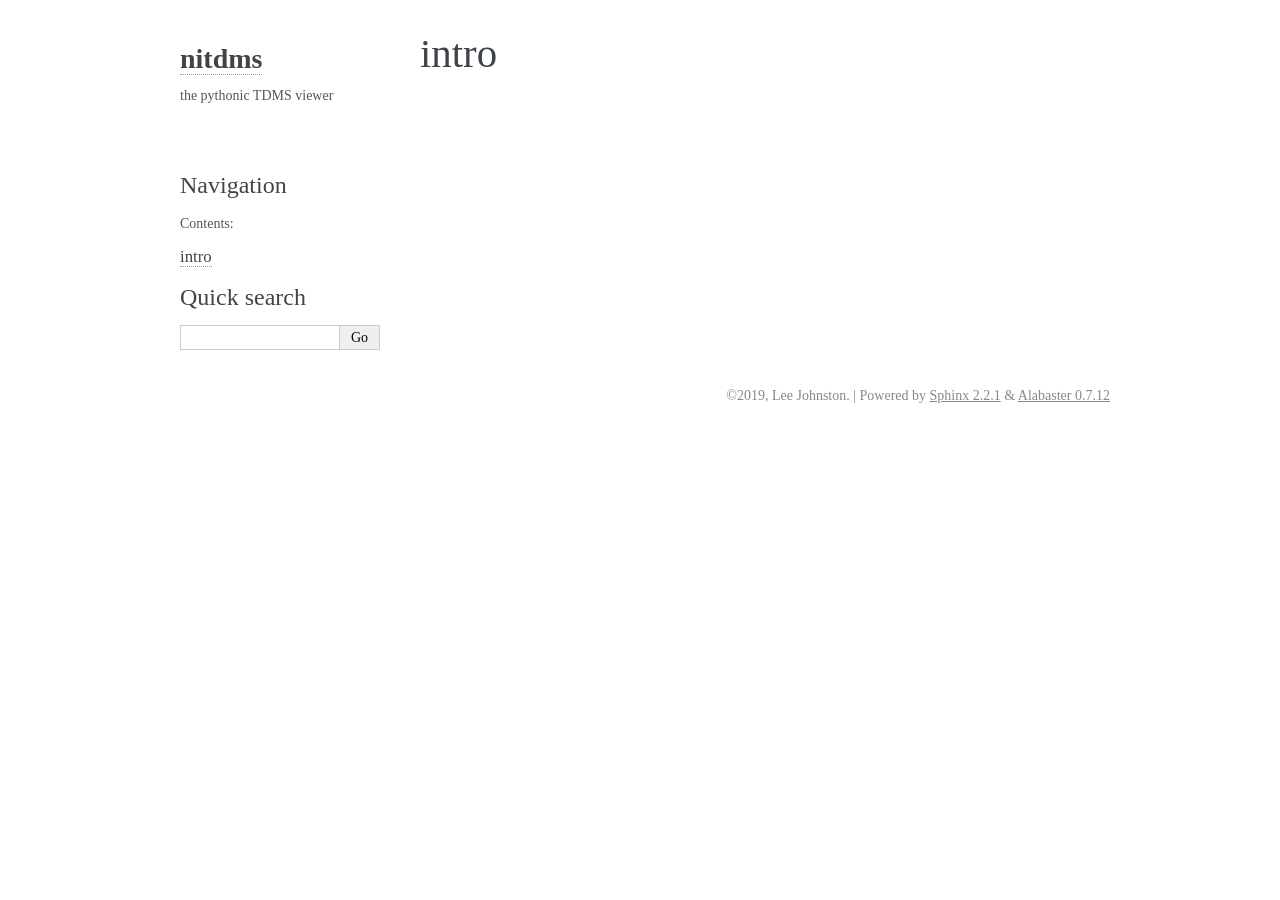
<file: intro.html>
<!DOCTYPE html>

<html xmlns="http://www.w3.org/1999/xhtml">
  <head>
    <meta charset="utf-8" />
    <title>intro &#8212; nitdms  documentation</title>
    <link rel="stylesheet" href="_static/alabaster.css" type="text/css" />
    <link rel="stylesheet" href="_static/pygments.css" type="text/css" />
    <script type="text/javascript" id="documentation_options" data-url_root="./" src="_static/documentation_options.js"></script>
    <script type="text/javascript" src="_static/jquery.js"></script>
    <script type="text/javascript" src="_static/underscore.js"></script>
    <script type="text/javascript" src="_static/doctools.js"></script>
    <script type="text/javascript" src="_static/language_data.js"></script>
    <link rel="index" title="Index" href="genindex.html" />
    <link rel="search" title="Search" href="search.html" />
    <link rel="next" title="&lt;no title&gt;" href="installation.html" />
    <link rel="prev" title="&lt;no title&gt;" href="index.html" />
   
  <link rel="stylesheet" href="_static/custom.css" type="text/css" />
  
  
  <meta name="viewport" content="width=device-width, initial-scale=0.9, maximum-scale=0.9" />

  </head><body>
  

    <div class="document">
      <div class="documentwrapper">
        <div class="bodywrapper">
          

          <div class="body" role="main">
            
  <div class="section" id="intro">
<h1>intro<a class="headerlink" href="#intro" title="Permalink to this headline">¶</a></h1>
</div>


          </div>
          
        </div>
      </div>
      <div class="sphinxsidebar" role="navigation" aria-label="main navigation">
        <div class="sphinxsidebarwrapper">
<h1 class="logo"><a href="index.html">nitdms</a></h1>



<p class="blurb">the pythonic TDMS viewer</p>




<p>
<iframe src="https://ghbtns.com/github-btn.html?user=l-johnston&repo=nitdms&type=watch&count=true&size=large&v=2"
  allowtransparency="true" frameborder="0" scrolling="0" width="200px" height="35px"></iframe>
</p>





<h3>Navigation</h3>
<p class="caption"><span class="caption-text">Contents:</span></p>
<ul class="current">
<li class="toctree-l1 current"><a class="current reference internal" href="#">intro</a></li>
</ul>

<div class="relations">
<h3>Related Topics</h3>
<ul>
  <li><a href="index.html">Documentation overview</a><ul>
      <li>Previous: <a href="index.html" title="previous chapter">&lt;no title&gt;</a></li>
      <li>Next: <a href="installation.html" title="next chapter">&lt;no title&gt;</a></li>
  </ul></li>
</ul>
</div>
<div id="searchbox" style="display: none" role="search">
  <h3 id="searchlabel">Quick search</h3>
    <div class="searchformwrapper">
    <form class="search" action="search.html" method="get">
      <input type="text" name="q" aria-labelledby="searchlabel" />
      <input type="submit" value="Go" />
    </form>
    </div>
</div>
<script type="text/javascript">$('#searchbox').show(0);</script>








        </div>
      </div>
      <div class="clearer"></div>
    </div>
    <div class="footer">
      &copy;2019, Lee Johnston.
      
      |
      Powered by <a href="http://sphinx-doc.org/">Sphinx 2.2.1</a>
      &amp; <a href="https://github.com/bitprophet/alabaster">Alabaster 0.7.12</a>
      
    </div>

    

    
  </body>
</html>
</file>
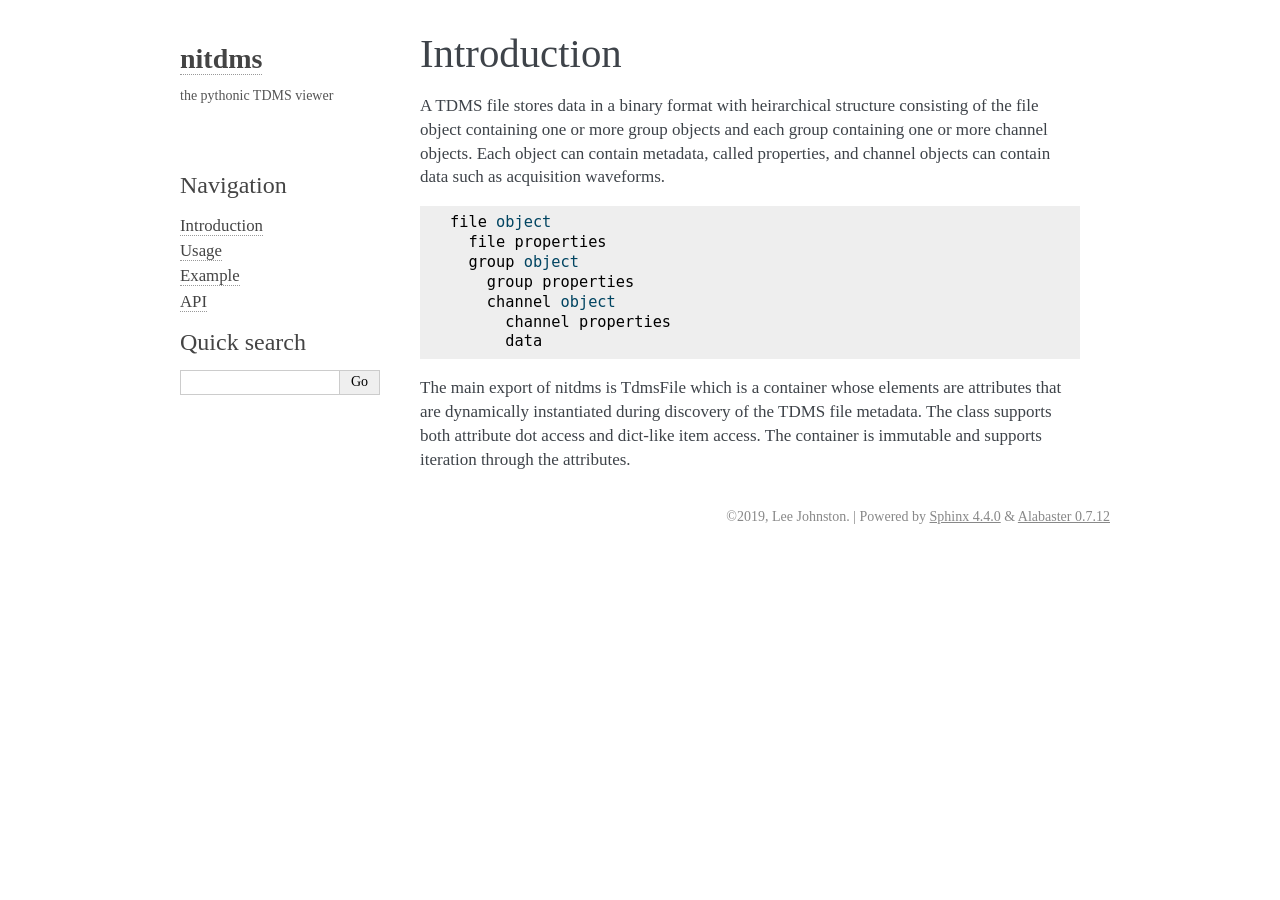
<file: introduction.html>
<!DOCTYPE html>

<html>
  <head>
    <meta charset="utf-8" />
    <meta name="viewport" content="width=device-width, initial-scale=1.0" /><meta name="generator" content="Docutils 0.17.1: http://docutils.sourceforge.net/" />

    <title>Introduction &#8212; nitdms  documentation</title>
    <link rel="stylesheet" type="text/css" href="_static/pygments.css" />
    <link rel="stylesheet" type="text/css" href="_static/alabaster.css" />
    <script data-url_root="./" id="documentation_options" src="_static/documentation_options.js"></script>
    <script src="_static/jquery.js"></script>
    <script src="_static/underscore.js"></script>
    <script src="_static/doctools.js"></script>
    <link rel="index" title="Index" href="genindex.html" />
    <link rel="search" title="Search" href="search.html" />
    <link rel="next" title="Usage" href="usage.html" />
    <link rel="prev" title="Welcome to nitdms" href="index.html" />
   
  <link rel="stylesheet" href="_static/custom.css" type="text/css" />
  
  
  <meta name="viewport" content="width=device-width, initial-scale=0.9, maximum-scale=0.9" />

  </head><body>
  

    <div class="document">
      <div class="documentwrapper">
        <div class="bodywrapper">
          

          <div class="body" role="main">
            
  <section id="introduction">
<h1>Introduction<a class="headerlink" href="#introduction" title="Permalink to this headline">¶</a></h1>
<p>A TDMS file stores data in a binary format with heirarchical structure consisting of
the file object containing one or more group objects and each group containing one
or more channel objects. Each object can contain metadata, called properties, and
channel objects can contain data such as acquisition waveforms.</p>
<div class="highlight-default notranslate"><div class="highlight"><pre><span></span><span class="n">file</span> <span class="nb">object</span>
  <span class="n">file</span> <span class="n">properties</span>
  <span class="n">group</span> <span class="nb">object</span>
    <span class="n">group</span> <span class="n">properties</span>
    <span class="n">channel</span> <span class="nb">object</span>
      <span class="n">channel</span> <span class="n">properties</span>
      <span class="n">data</span>
</pre></div>
</div>
<p>The main export of nitdms is TdmsFile which is a container whose elements are attributes
that are dynamically instantiated during discovery of the TDMS file metadata.
The class supports both attribute dot access and dict-like item access.
The container is immutable and supports iteration through the attributes.</p>
</section>


          </div>
          
        </div>
      </div>
      <div class="sphinxsidebar" role="navigation" aria-label="main navigation">
        <div class="sphinxsidebarwrapper">
<h1 class="logo"><a href="index.html">nitdms</a></h1>



<p class="blurb">the pythonic TDMS viewer</p>




<p>
<iframe src="https://ghbtns.com/github-btn.html?user=l-johnston&repo=nitdms&type=watch&count=true&size=large&v=2"
  allowtransparency="true" frameborder="0" scrolling="0" width="200px" height="35px"></iframe>
</p>





<h3>Navigation</h3>
<ul class="current">
<li class="toctree-l1 current"><a class="current reference internal" href="#">Introduction</a></li>
<li class="toctree-l1"><a class="reference internal" href="usage.html">Usage</a></li>
<li class="toctree-l1"><a class="reference internal" href="example.html">Example</a></li>
<li class="toctree-l1"><a class="reference internal" href="api.html">API</a></li>
</ul>

<div class="relations">
<h3>Related Topics</h3>
<ul>
  <li><a href="index.html">Documentation overview</a><ul>
      <li>Previous: <a href="index.html" title="previous chapter">Welcome to nitdms</a></li>
      <li>Next: <a href="usage.html" title="next chapter">Usage</a></li>
  </ul></li>
</ul>
</div>
<div id="searchbox" style="display: none" role="search">
  <h3 id="searchlabel">Quick search</h3>
    <div class="searchformwrapper">
    <form class="search" action="search.html" method="get">
      <input type="text" name="q" aria-labelledby="searchlabel" autocomplete="off" autocorrect="off" autocapitalize="off" spellcheck="false"/>
      <input type="submit" value="Go" />
    </form>
    </div>
</div>
<script>$('#searchbox').show(0);</script>








        </div>
      </div>
      <div class="clearer"></div>
    </div>
    <div class="footer">
      &copy;2019, Lee Johnston.
      
      |
      Powered by <a href="http://sphinx-doc.org/">Sphinx 4.4.0</a>
      &amp; <a href="https://github.com/bitprophet/alabaster">Alabaster 0.7.12</a>
      
    </div>

    

    
  </body>
</html>
</file>
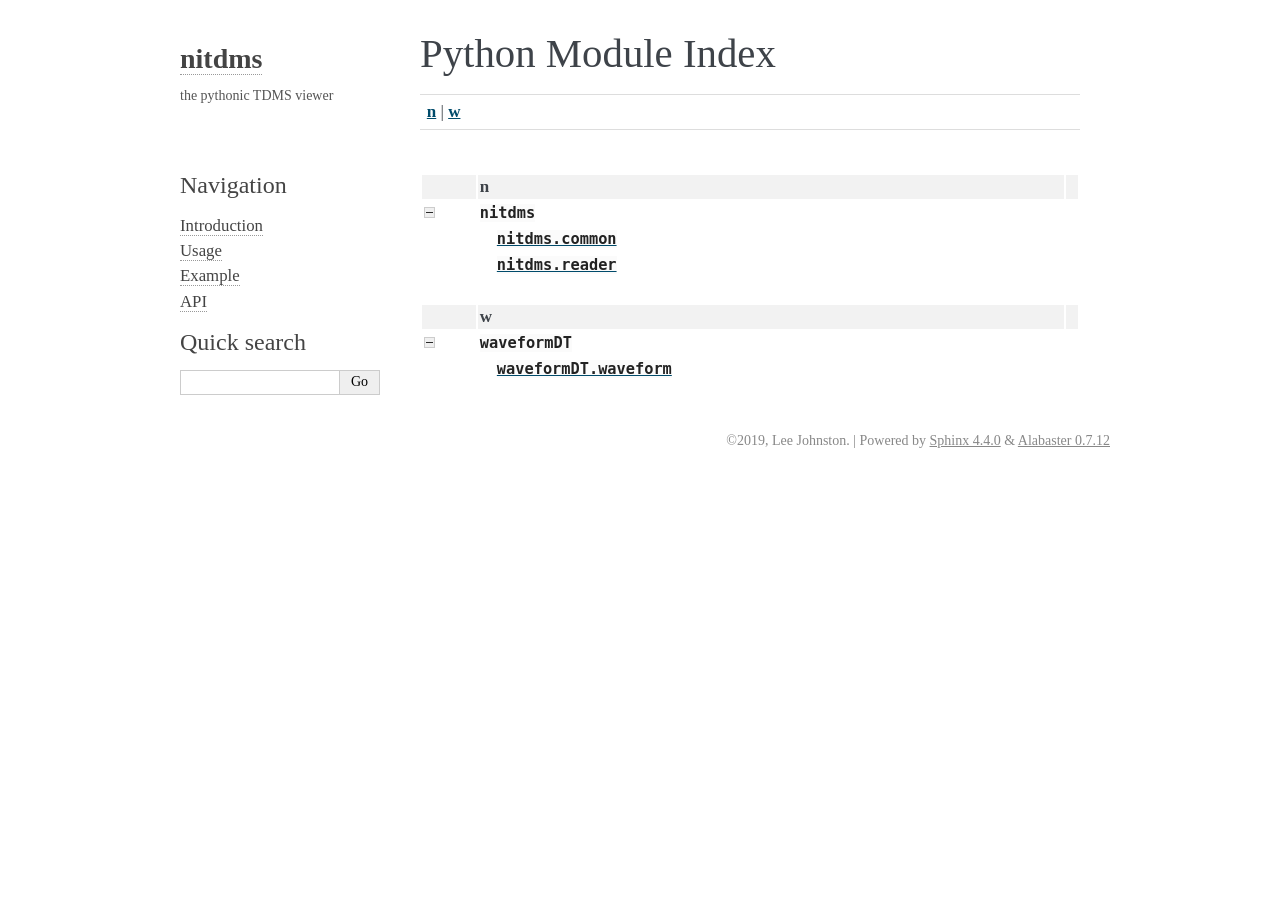
<file: py-modindex.html>
<!DOCTYPE html>

<html>
  <head>
    <meta charset="utf-8" />
    <meta name="viewport" content="width=device-width, initial-scale=1.0" />
    <title>Python Module Index &#8212; nitdms  documentation</title>
    <link rel="stylesheet" type="text/css" href="_static/pygments.css" />
    <link rel="stylesheet" type="text/css" href="_static/alabaster.css" />
    <script data-url_root="./" id="documentation_options" src="_static/documentation_options.js"></script>
    <script src="_static/jquery.js"></script>
    <script src="_static/underscore.js"></script>
    <script src="_static/doctools.js"></script>
    <link rel="index" title="Index" href="genindex.html" />
    <link rel="search" title="Search" href="search.html" />

   
  <link rel="stylesheet" href="_static/custom.css" type="text/css" />
  
  
  <meta name="viewport" content="width=device-width, initial-scale=0.9, maximum-scale=0.9" />



  </head><body>
  

    <div class="document">
      <div class="documentwrapper">
        <div class="bodywrapper">
          

          <div class="body" role="main">
            

   <h1>Python Module Index</h1>

   <div class="modindex-jumpbox">
   <a href="#cap-n"><strong>n</strong></a> | 
   <a href="#cap-w"><strong>w</strong></a>
   </div>

   <table class="indextable modindextable">
     <tr class="pcap"><td></td><td>&#160;</td><td></td></tr>
     <tr class="cap" id="cap-n"><td></td><td>
       <strong>n</strong></td><td></td></tr>
     <tr>
       <td><img src="_static/minus.png" class="toggler"
              id="toggle-1" style="display: none" alt="-" /></td>
       <td>
       <code class="xref">nitdms</code></td><td>
       <em></em></td></tr>
     <tr class="cg-1">
       <td></td>
       <td>&#160;&#160;&#160;
       <a href="api.html#module-nitdms.common"><code class="xref">nitdms.common</code></a></td><td>
       <em></em></td></tr>
     <tr class="cg-1">
       <td></td>
       <td>&#160;&#160;&#160;
       <a href="api.html#module-nitdms.reader"><code class="xref">nitdms.reader</code></a></td><td>
       <em></em></td></tr>
     <tr class="pcap"><td></td><td>&#160;</td><td></td></tr>
     <tr class="cap" id="cap-w"><td></td><td>
       <strong>w</strong></td><td></td></tr>
     <tr>
       <td><img src="_static/minus.png" class="toggler"
              id="toggle-2" style="display: none" alt="-" /></td>
       <td>
       <code class="xref">waveformDT</code></td><td>
       <em></em></td></tr>
     <tr class="cg-2">
       <td></td>
       <td>&#160;&#160;&#160;
       <a href="api.html#module-waveformDT.waveform"><code class="xref">waveformDT.waveform</code></a></td><td>
       <em></em></td></tr>
   </table>


          </div>
          
        </div>
      </div>
      <div class="sphinxsidebar" role="navigation" aria-label="main navigation">
        <div class="sphinxsidebarwrapper">
<h1 class="logo"><a href="index.html">nitdms</a></h1>



<p class="blurb">the pythonic TDMS viewer</p>




<p>
<iframe src="https://ghbtns.com/github-btn.html?user=l-johnston&repo=nitdms&type=watch&count=true&size=large&v=2"
  allowtransparency="true" frameborder="0" scrolling="0" width="200px" height="35px"></iframe>
</p>





<h3>Navigation</h3>
<ul>
<li class="toctree-l1"><a class="reference internal" href="introduction.html">Introduction</a></li>
<li class="toctree-l1"><a class="reference internal" href="usage.html">Usage</a></li>
<li class="toctree-l1"><a class="reference internal" href="example.html">Example</a></li>
<li class="toctree-l1"><a class="reference internal" href="api.html">API</a></li>
</ul>

<div class="relations">
<h3>Related Topics</h3>
<ul>
  <li><a href="index.html">Documentation overview</a><ul>
  </ul></li>
</ul>
</div>
<div id="searchbox" style="display: none" role="search">
  <h3 id="searchlabel">Quick search</h3>
    <div class="searchformwrapper">
    <form class="search" action="search.html" method="get">
      <input type="text" name="q" aria-labelledby="searchlabel" autocomplete="off" autocorrect="off" autocapitalize="off" spellcheck="false"/>
      <input type="submit" value="Go" />
    </form>
    </div>
</div>
<script>$('#searchbox').show(0);</script>








        </div>
      </div>
      <div class="clearer"></div>
    </div>
    <div class="footer">
      &copy;2019, Lee Johnston.
      
      |
      Powered by <a href="http://sphinx-doc.org/">Sphinx 4.4.0</a>
      &amp; <a href="https://github.com/bitprophet/alabaster">Alabaster 0.7.12</a>
      
    </div>

    

    
  </body>
</html>
</file>
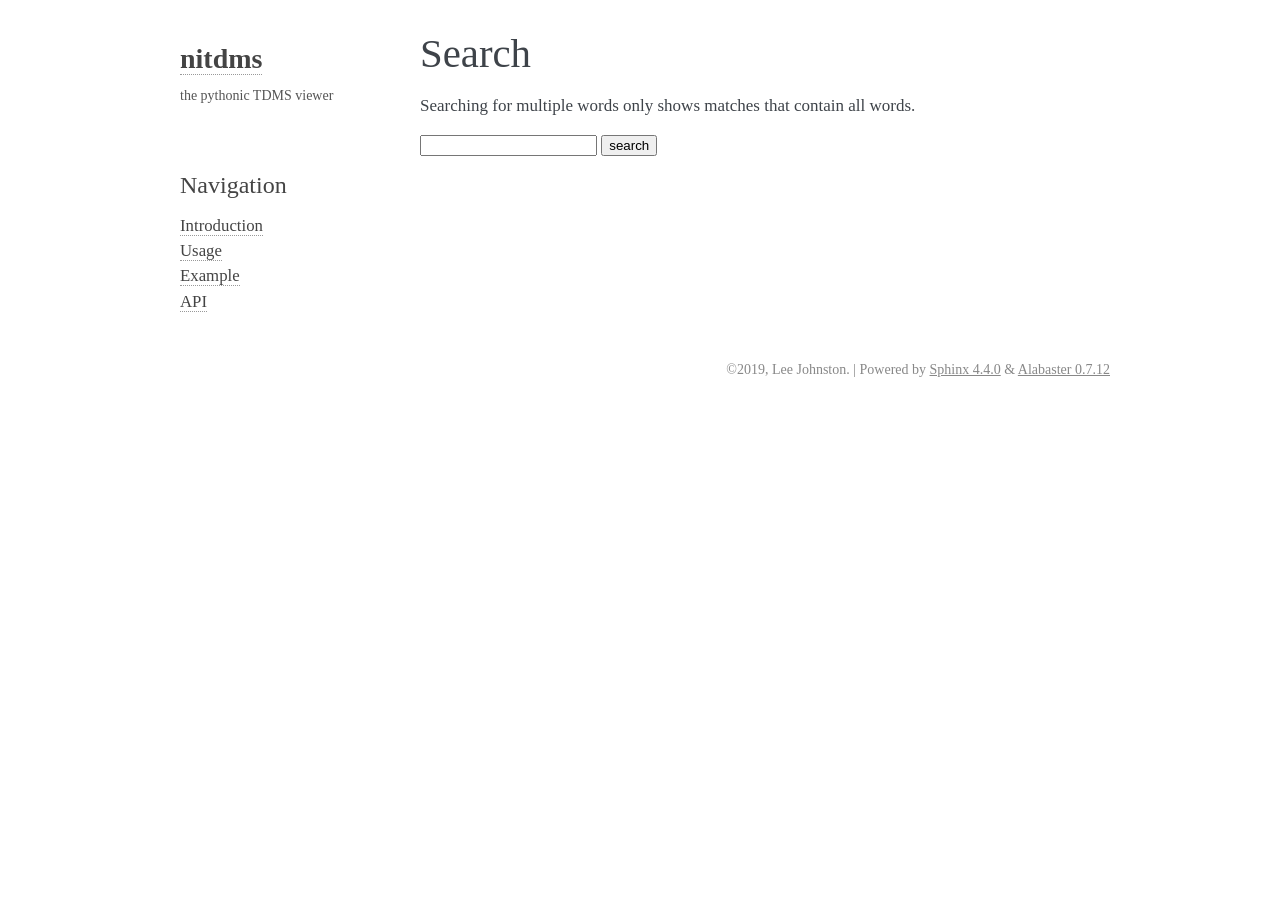
<file: search.html>
<!DOCTYPE html>

<html>
  <head>
    <meta charset="utf-8" />
    <meta name="viewport" content="width=device-width, initial-scale=1.0" />
    <title>Search &#8212; nitdms  documentation</title>
    <link rel="stylesheet" type="text/css" href="_static/pygments.css" />
    <link rel="stylesheet" type="text/css" href="_static/alabaster.css" />
    
    <script data-url_root="./" id="documentation_options" src="_static/documentation_options.js"></script>
    <script src="_static/jquery.js"></script>
    <script src="_static/underscore.js"></script>
    <script src="_static/doctools.js"></script>
    <script src="_static/searchtools.js"></script>
    <script src="_static/language_data.js"></script>
    <link rel="index" title="Index" href="genindex.html" />
    <link rel="search" title="Search" href="#" />
  <script src="searchindex.js" defer></script>
  
   
  <link rel="stylesheet" href="_static/custom.css" type="text/css" />
  
  
  <meta name="viewport" content="width=device-width, initial-scale=0.9, maximum-scale=0.9" />


  </head><body>
  

    <div class="document">
      <div class="documentwrapper">
        <div class="bodywrapper">
          

          <div class="body" role="main">
            
  <h1 id="search-documentation">Search</h1>
  
  <noscript>
  <div class="admonition warning">
  <p>
    Please activate JavaScript to enable the search
    functionality.
  </p>
  </div>
  </noscript>
  
  
  <p>
    Searching for multiple words only shows matches that contain
    all words.
  </p>
  
  
  <form action="" method="get">
    <input type="text" name="q" aria-labelledby="search-documentation" value="" autocomplete="off" autocorrect="off" autocapitalize="off" spellcheck="false"/>
    <input type="submit" value="search" />
    <span id="search-progress" style="padding-left: 10px"></span>
  </form>
  
  
  
  <div id="search-results">
  
  </div>
  

          </div>
          
        </div>
      </div>
      <div class="sphinxsidebar" role="navigation" aria-label="main navigation">
        <div class="sphinxsidebarwrapper">
<h1 class="logo"><a href="index.html">nitdms</a></h1>



<p class="blurb">the pythonic TDMS viewer</p>




<p>
<iframe src="https://ghbtns.com/github-btn.html?user=l-johnston&repo=nitdms&type=watch&count=true&size=large&v=2"
  allowtransparency="true" frameborder="0" scrolling="0" width="200px" height="35px"></iframe>
</p>





<h3>Navigation</h3>
<ul>
<li class="toctree-l1"><a class="reference internal" href="introduction.html">Introduction</a></li>
<li class="toctree-l1"><a class="reference internal" href="usage.html">Usage</a></li>
<li class="toctree-l1"><a class="reference internal" href="example.html">Example</a></li>
<li class="toctree-l1"><a class="reference internal" href="api.html">API</a></li>
</ul>

<div class="relations">
<h3>Related Topics</h3>
<ul>
  <li><a href="index.html">Documentation overview</a><ul>
  </ul></li>
</ul>
</div>








        </div>
      </div>
      <div class="clearer"></div>
    </div>
    <div class="footer">
      &copy;2019, Lee Johnston.
      
      |
      Powered by <a href="http://sphinx-doc.org/">Sphinx 4.4.0</a>
      &amp; <a href="https://github.com/bitprophet/alabaster">Alabaster 0.7.12</a>
      
    </div>

    

    
  </body>
</html>
</file>
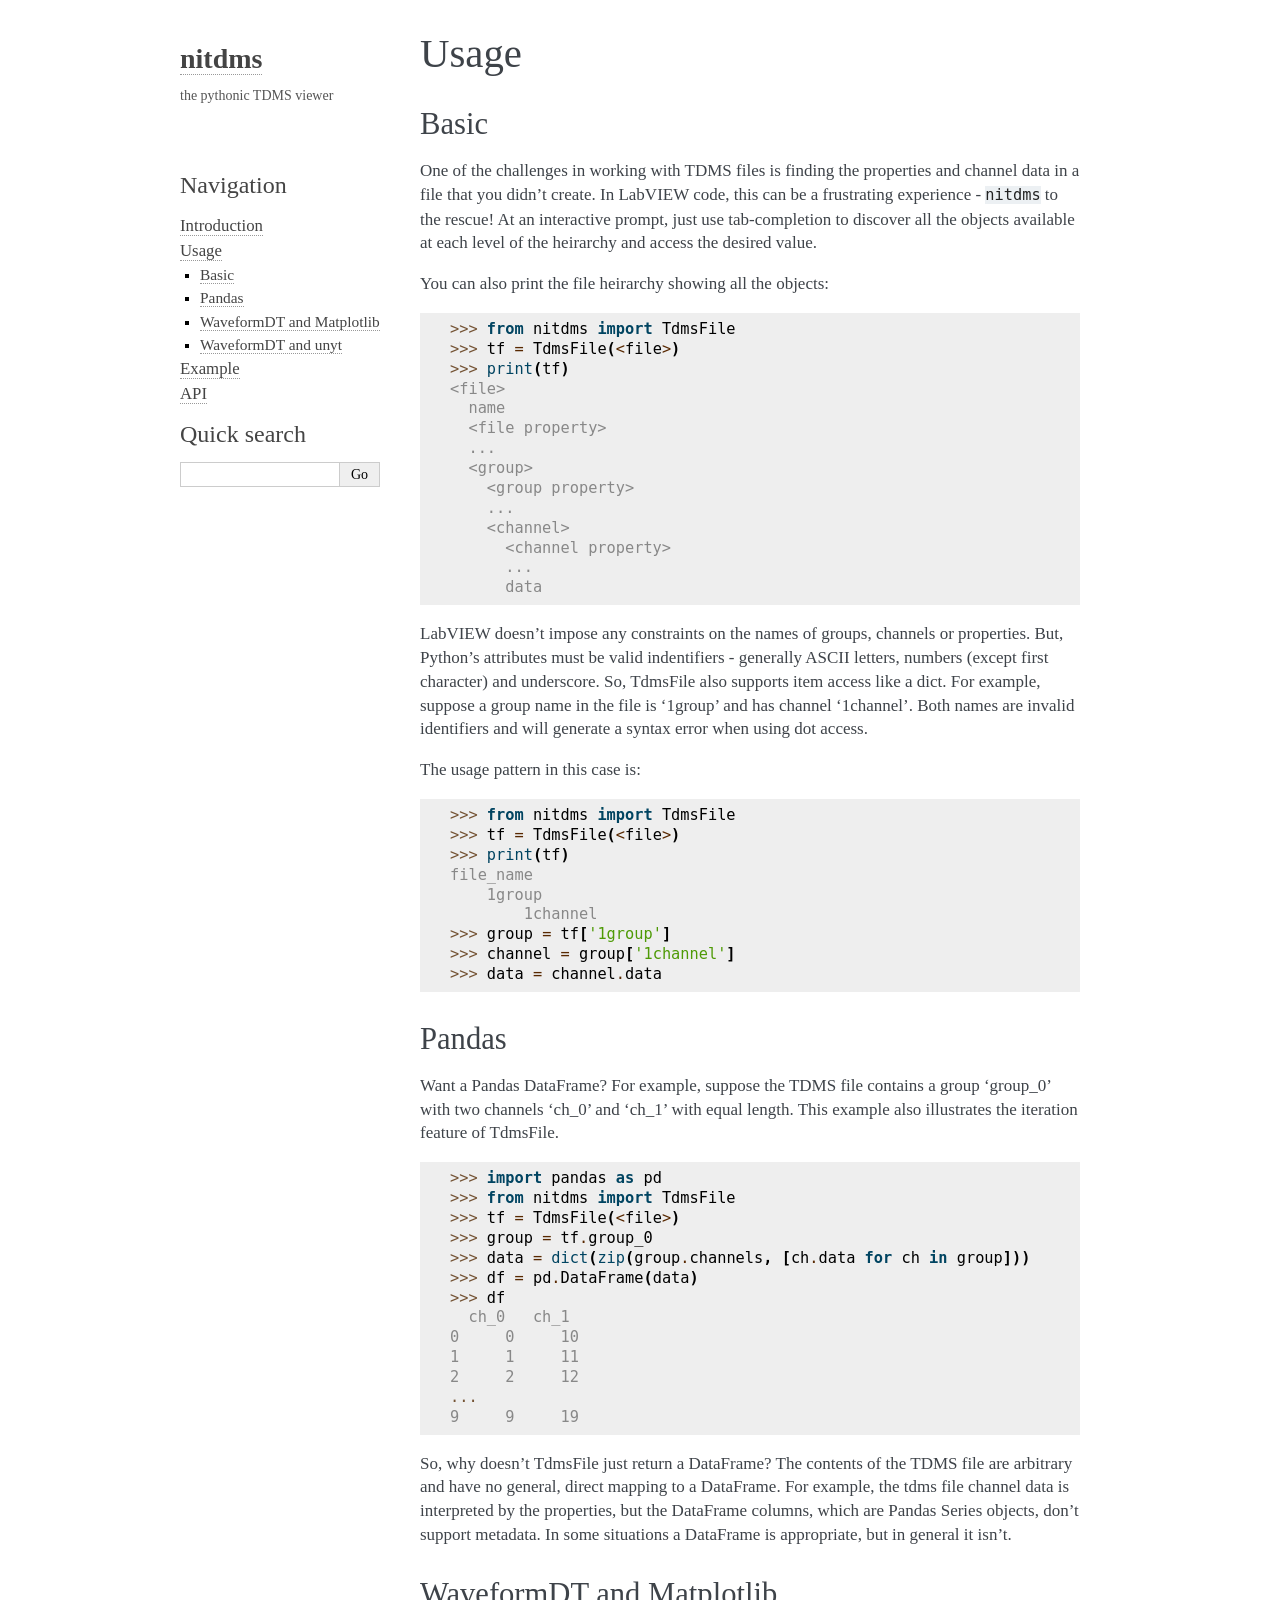
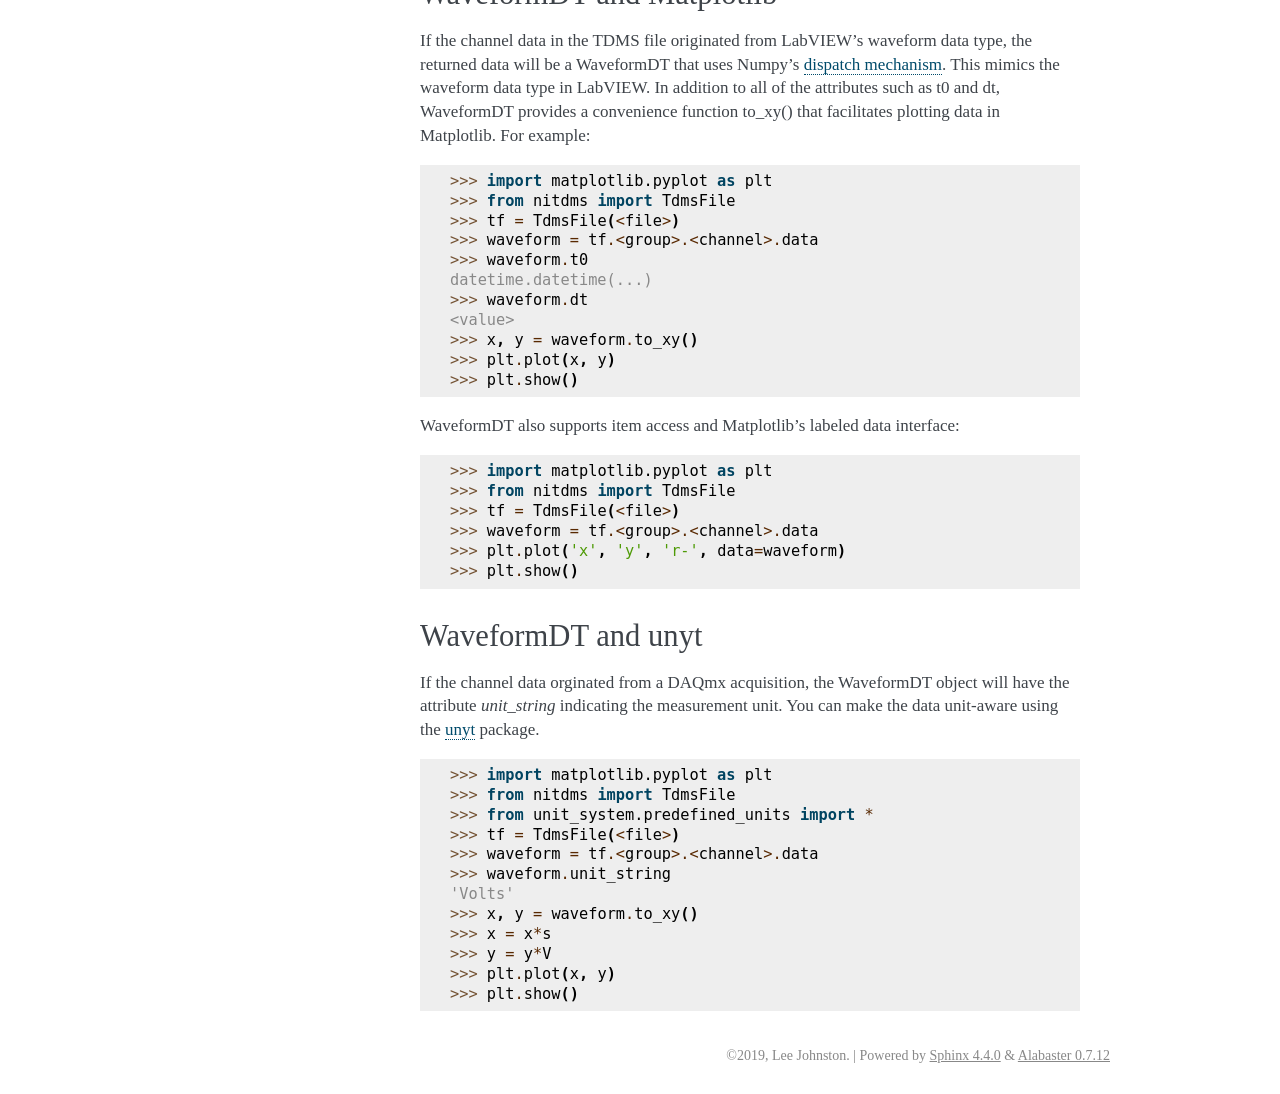
<file: usage.html>
<!DOCTYPE html>

<html>
  <head>
    <meta charset="utf-8" />
    <meta name="viewport" content="width=device-width, initial-scale=1.0" /><meta name="generator" content="Docutils 0.17.1: http://docutils.sourceforge.net/" />

    <title>Usage &#8212; nitdms  documentation</title>
    <link rel="stylesheet" type="text/css" href="_static/pygments.css" />
    <link rel="stylesheet" type="text/css" href="_static/alabaster.css" />
    <script data-url_root="./" id="documentation_options" src="_static/documentation_options.js"></script>
    <script src="_static/jquery.js"></script>
    <script src="_static/underscore.js"></script>
    <script src="_static/doctools.js"></script>
    <link rel="index" title="Index" href="genindex.html" />
    <link rel="search" title="Search" href="search.html" />
    <link rel="next" title="Example" href="example.html" />
    <link rel="prev" title="Introduction" href="introduction.html" />
   
  <link rel="stylesheet" href="_static/custom.css" type="text/css" />
  
  
  <meta name="viewport" content="width=device-width, initial-scale=0.9, maximum-scale=0.9" />

  </head><body>
  

    <div class="document">
      <div class="documentwrapper">
        <div class="bodywrapper">
          

          <div class="body" role="main">
            
  <section id="usage">
<h1>Usage<a class="headerlink" href="#usage" title="Permalink to this headline">¶</a></h1>
<section id="basic">
<h2>Basic<a class="headerlink" href="#basic" title="Permalink to this headline">¶</a></h2>
<p>One of the challenges in working with TDMS files is finding the properties and
channel data in a file that you didn’t create. In LabVIEW code, this can be a
frustrating experience - <code class="docutils literal notranslate"><span class="pre">nitdms</span></code> to the rescue! At an interactive prompt, just use
tab-completion to discover all the objects available at each level of the heirarchy and
access the desired value.</p>
<p>You can also print the file heirarchy showing all the objects:</p>
<div class="doctest highlight-default notranslate"><div class="highlight"><pre><span></span><span class="gp">&gt;&gt;&gt; </span><span class="kn">from</span> <span class="nn">nitdms</span> <span class="kn">import</span> <span class="n">TdmsFile</span>
<span class="gp">&gt;&gt;&gt; </span><span class="n">tf</span> <span class="o">=</span> <span class="n">TdmsFile</span><span class="p">(</span><span class="o">&lt;</span><span class="n">file</span><span class="o">&gt;</span><span class="p">)</span>
<span class="gp">&gt;&gt;&gt; </span><span class="nb">print</span><span class="p">(</span><span class="n">tf</span><span class="p">)</span>
<span class="go">&lt;file&gt;</span>
<span class="go">  name</span>
<span class="go">  &lt;file property&gt;</span>
<span class="go">  ...</span>
<span class="go">  &lt;group&gt;</span>
<span class="go">    &lt;group property&gt;</span>
<span class="go">    ...</span>
<span class="go">    &lt;channel&gt;</span>
<span class="go">      &lt;channel property&gt;</span>
<span class="go">      ...</span>
<span class="go">      data</span>
</pre></div>
</div>
<p>LabVIEW doesn’t impose any constraints on the names of groups, channels
or properties. But, Python’s attributes must be valid indentifiers - generally
ASCII letters, numbers (except first character) and underscore. So, TdmsFile also
supports item access like a dict. For example, suppose a group name in the file
is ‘1group’ and has channel ‘1channel’. Both names are invalid identifiers and
will generate a syntax error when using dot access.</p>
<p>The usage pattern in this case is:</p>
<div class="doctest highlight-default notranslate"><div class="highlight"><pre><span></span><span class="gp">&gt;&gt;&gt; </span><span class="kn">from</span> <span class="nn">nitdms</span> <span class="kn">import</span> <span class="n">TdmsFile</span>
<span class="gp">&gt;&gt;&gt; </span><span class="n">tf</span> <span class="o">=</span> <span class="n">TdmsFile</span><span class="p">(</span><span class="o">&lt;</span><span class="n">file</span><span class="o">&gt;</span><span class="p">)</span>
<span class="gp">&gt;&gt;&gt; </span><span class="nb">print</span><span class="p">(</span><span class="n">tf</span><span class="p">)</span>
<span class="go">file_name</span>
<span class="go">    1group</span>
<span class="go">        1channel</span>
<span class="gp">&gt;&gt;&gt; </span><span class="n">group</span> <span class="o">=</span> <span class="n">tf</span><span class="p">[</span><span class="s1">&#39;1group&#39;</span><span class="p">]</span>
<span class="gp">&gt;&gt;&gt; </span><span class="n">channel</span> <span class="o">=</span> <span class="n">group</span><span class="p">[</span><span class="s1">&#39;1channel&#39;</span><span class="p">]</span>
<span class="gp">&gt;&gt;&gt; </span><span class="n">data</span> <span class="o">=</span> <span class="n">channel</span><span class="o">.</span><span class="n">data</span>
</pre></div>
</div>
</section>
<section id="pandas">
<h2>Pandas<a class="headerlink" href="#pandas" title="Permalink to this headline">¶</a></h2>
<p>Want a Pandas DataFrame? For example, suppose the TDMS file contains a group ‘group_0’
with two channels ‘ch_0’ and ‘ch_1’ with equal length. This example also illustrates
the iteration feature of TdmsFile.</p>
<div class="doctest highlight-default notranslate"><div class="highlight"><pre><span></span><span class="gp">&gt;&gt;&gt; </span><span class="kn">import</span> <span class="nn">pandas</span> <span class="k">as</span> <span class="nn">pd</span>
<span class="gp">&gt;&gt;&gt; </span><span class="kn">from</span> <span class="nn">nitdms</span> <span class="kn">import</span> <span class="n">TdmsFile</span>
<span class="gp">&gt;&gt;&gt; </span><span class="n">tf</span> <span class="o">=</span> <span class="n">TdmsFile</span><span class="p">(</span><span class="o">&lt;</span><span class="n">file</span><span class="o">&gt;</span><span class="p">)</span>
<span class="gp">&gt;&gt;&gt; </span><span class="n">group</span> <span class="o">=</span> <span class="n">tf</span><span class="o">.</span><span class="n">group_0</span>
<span class="gp">&gt;&gt;&gt; </span><span class="n">data</span> <span class="o">=</span> <span class="nb">dict</span><span class="p">(</span><span class="nb">zip</span><span class="p">(</span><span class="n">group</span><span class="o">.</span><span class="n">channels</span><span class="p">,</span> <span class="p">[</span><span class="n">ch</span><span class="o">.</span><span class="n">data</span> <span class="k">for</span> <span class="n">ch</span> <span class="ow">in</span> <span class="n">group</span><span class="p">]))</span>
<span class="gp">&gt;&gt;&gt; </span><span class="n">df</span> <span class="o">=</span> <span class="n">pd</span><span class="o">.</span><span class="n">DataFrame</span><span class="p">(</span><span class="n">data</span><span class="p">)</span>
<span class="gp">&gt;&gt;&gt; </span><span class="n">df</span>
<span class="go">  ch_0   ch_1</span>
<span class="go">0     0     10</span>
<span class="go">1     1     11</span>
<span class="go">2     2     12</span>
<span class="gp">...</span>
<span class="go">9     9     19</span>
</pre></div>
</div>
<p>So, why doesn’t TdmsFile just return a DataFrame? The contents of the TDMS file are
arbitrary and have no general, direct mapping to a DataFrame. For example, the
tdms file channel data is interpreted by the properties, but the DataFrame columns,
which are Pandas Series objects, don’t support metadata. In some situations a DataFrame
is appropriate, but in general it isn’t.</p>
</section>
<section id="waveformdt-and-matplotlib">
<h2>WaveformDT and Matplotlib<a class="headerlink" href="#waveformdt-and-matplotlib" title="Permalink to this headline">¶</a></h2>
<p>If the channel data in the TDMS file originated from LabVIEW’s waveform data type,
the returned data will be a WaveformDT that uses Numpy’s <a class="reference external" href="https://docs.scipy.org/doc/numpy/user/basics.dispatch.html#basics-dispatch">dispatch mechanism</a>. This
mimics the waveform data type in LabVIEW. In addition to all of the attributes
such as t0 and dt, WaveformDT provides a convenience function to_xy() that
facilitates plotting data in Matplotlib. For example:</p>
<div class="doctest highlight-default notranslate"><div class="highlight"><pre><span></span><span class="gp">&gt;&gt;&gt; </span><span class="kn">import</span> <span class="nn">matplotlib.pyplot</span> <span class="k">as</span> <span class="nn">plt</span>
<span class="gp">&gt;&gt;&gt; </span><span class="kn">from</span> <span class="nn">nitdms</span> <span class="kn">import</span> <span class="n">TdmsFile</span>
<span class="gp">&gt;&gt;&gt; </span><span class="n">tf</span> <span class="o">=</span> <span class="n">TdmsFile</span><span class="p">(</span><span class="o">&lt;</span><span class="n">file</span><span class="o">&gt;</span><span class="p">)</span>
<span class="gp">&gt;&gt;&gt; </span><span class="n">waveform</span> <span class="o">=</span> <span class="n">tf</span><span class="o">.&lt;</span><span class="n">group</span><span class="o">&gt;.&lt;</span><span class="n">channel</span><span class="o">&gt;.</span><span class="n">data</span>
<span class="gp">&gt;&gt;&gt; </span><span class="n">waveform</span><span class="o">.</span><span class="n">t0</span>
<span class="go">datetime.datetime(...)</span>
<span class="gp">&gt;&gt;&gt; </span><span class="n">waveform</span><span class="o">.</span><span class="n">dt</span>
<span class="go">&lt;value&gt;</span>
<span class="gp">&gt;&gt;&gt; </span><span class="n">x</span><span class="p">,</span> <span class="n">y</span> <span class="o">=</span> <span class="n">waveform</span><span class="o">.</span><span class="n">to_xy</span><span class="p">()</span>
<span class="gp">&gt;&gt;&gt; </span><span class="n">plt</span><span class="o">.</span><span class="n">plot</span><span class="p">(</span><span class="n">x</span><span class="p">,</span> <span class="n">y</span><span class="p">)</span>
<span class="gp">&gt;&gt;&gt; </span><span class="n">plt</span><span class="o">.</span><span class="n">show</span><span class="p">()</span>
</pre></div>
</div>
<p>WaveformDT also supports item access and Matplotlib’s labeled data interface:</p>
<div class="doctest highlight-default notranslate"><div class="highlight"><pre><span></span><span class="gp">&gt;&gt;&gt; </span><span class="kn">import</span> <span class="nn">matplotlib.pyplot</span> <span class="k">as</span> <span class="nn">plt</span>
<span class="gp">&gt;&gt;&gt; </span><span class="kn">from</span> <span class="nn">nitdms</span> <span class="kn">import</span> <span class="n">TdmsFile</span>
<span class="gp">&gt;&gt;&gt; </span><span class="n">tf</span> <span class="o">=</span> <span class="n">TdmsFile</span><span class="p">(</span><span class="o">&lt;</span><span class="n">file</span><span class="o">&gt;</span><span class="p">)</span>
<span class="gp">&gt;&gt;&gt; </span><span class="n">waveform</span> <span class="o">=</span> <span class="n">tf</span><span class="o">.&lt;</span><span class="n">group</span><span class="o">&gt;.&lt;</span><span class="n">channel</span><span class="o">&gt;.</span><span class="n">data</span>
<span class="gp">&gt;&gt;&gt; </span><span class="n">plt</span><span class="o">.</span><span class="n">plot</span><span class="p">(</span><span class="s1">&#39;x&#39;</span><span class="p">,</span> <span class="s1">&#39;y&#39;</span><span class="p">,</span> <span class="s1">&#39;r-&#39;</span><span class="p">,</span> <span class="n">data</span><span class="o">=</span><span class="n">waveform</span><span class="p">)</span>
<span class="gp">&gt;&gt;&gt; </span><span class="n">plt</span><span class="o">.</span><span class="n">show</span><span class="p">()</span>
</pre></div>
</div>
</section>
<section id="waveformdt-and-unyt">
<h2>WaveformDT and unyt<a class="headerlink" href="#waveformdt-and-unyt" title="Permalink to this headline">¶</a></h2>
<p>If the channel data orginated from a DAQmx acquisition, the WaveformDT object will
have the attribute <cite>unit_string</cite> indicating the measurement unit. You can make the
data unit-aware using the <a class="reference external" href="https://github.com/yt-project/unyt">unyt</a>
package.</p>
<div class="doctest highlight-default notranslate"><div class="highlight"><pre><span></span><span class="gp">&gt;&gt;&gt; </span><span class="kn">import</span> <span class="nn">matplotlib.pyplot</span> <span class="k">as</span> <span class="nn">plt</span>
<span class="gp">&gt;&gt;&gt; </span><span class="kn">from</span> <span class="nn">nitdms</span> <span class="kn">import</span> <span class="n">TdmsFile</span>
<span class="gp">&gt;&gt;&gt; </span><span class="kn">from</span> <span class="nn">unit_system.predefined_units</span> <span class="kn">import</span> <span class="o">*</span>
<span class="gp">&gt;&gt;&gt; </span><span class="n">tf</span> <span class="o">=</span> <span class="n">TdmsFile</span><span class="p">(</span><span class="o">&lt;</span><span class="n">file</span><span class="o">&gt;</span><span class="p">)</span>
<span class="gp">&gt;&gt;&gt; </span><span class="n">waveform</span> <span class="o">=</span> <span class="n">tf</span><span class="o">.&lt;</span><span class="n">group</span><span class="o">&gt;.&lt;</span><span class="n">channel</span><span class="o">&gt;.</span><span class="n">data</span>
<span class="gp">&gt;&gt;&gt; </span><span class="n">waveform</span><span class="o">.</span><span class="n">unit_string</span>
<span class="go">&#39;Volts&#39;</span>
<span class="gp">&gt;&gt;&gt; </span><span class="n">x</span><span class="p">,</span> <span class="n">y</span> <span class="o">=</span> <span class="n">waveform</span><span class="o">.</span><span class="n">to_xy</span><span class="p">()</span>
<span class="gp">&gt;&gt;&gt; </span><span class="n">x</span> <span class="o">=</span> <span class="n">x</span><span class="o">*</span><span class="n">s</span>
<span class="gp">&gt;&gt;&gt; </span><span class="n">y</span> <span class="o">=</span> <span class="n">y</span><span class="o">*</span><span class="n">V</span>
<span class="gp">&gt;&gt;&gt; </span><span class="n">plt</span><span class="o">.</span><span class="n">plot</span><span class="p">(</span><span class="n">x</span><span class="p">,</span> <span class="n">y</span><span class="p">)</span>
<span class="gp">&gt;&gt;&gt; </span><span class="n">plt</span><span class="o">.</span><span class="n">show</span><span class="p">()</span>
</pre></div>
</div>
</section>
</section>


          </div>
          
        </div>
      </div>
      <div class="sphinxsidebar" role="navigation" aria-label="main navigation">
        <div class="sphinxsidebarwrapper">
<h1 class="logo"><a href="index.html">nitdms</a></h1>



<p class="blurb">the pythonic TDMS viewer</p>




<p>
<iframe src="https://ghbtns.com/github-btn.html?user=l-johnston&repo=nitdms&type=watch&count=true&size=large&v=2"
  allowtransparency="true" frameborder="0" scrolling="0" width="200px" height="35px"></iframe>
</p>





<h3>Navigation</h3>
<ul class="current">
<li class="toctree-l1"><a class="reference internal" href="introduction.html">Introduction</a></li>
<li class="toctree-l1 current"><a class="current reference internal" href="#">Usage</a><ul>
<li class="toctree-l2"><a class="reference internal" href="#basic">Basic</a></li>
<li class="toctree-l2"><a class="reference internal" href="#pandas">Pandas</a></li>
<li class="toctree-l2"><a class="reference internal" href="#waveformdt-and-matplotlib">WaveformDT and Matplotlib</a></li>
<li class="toctree-l2"><a class="reference internal" href="#waveformdt-and-unyt">WaveformDT and unyt</a></li>
</ul>
</li>
<li class="toctree-l1"><a class="reference internal" href="example.html">Example</a></li>
<li class="toctree-l1"><a class="reference internal" href="api.html">API</a></li>
</ul>

<div class="relations">
<h3>Related Topics</h3>
<ul>
  <li><a href="index.html">Documentation overview</a><ul>
      <li>Previous: <a href="introduction.html" title="previous chapter">Introduction</a></li>
      <li>Next: <a href="example.html" title="next chapter">Example</a></li>
  </ul></li>
</ul>
</div>
<div id="searchbox" style="display: none" role="search">
  <h3 id="searchlabel">Quick search</h3>
    <div class="searchformwrapper">
    <form class="search" action="search.html" method="get">
      <input type="text" name="q" aria-labelledby="searchlabel" autocomplete="off" autocorrect="off" autocapitalize="off" spellcheck="false"/>
      <input type="submit" value="Go" />
    </form>
    </div>
</div>
<script>$('#searchbox').show(0);</script>








        </div>
      </div>
      <div class="clearer"></div>
    </div>
    <div class="footer">
      &copy;2019, Lee Johnston.
      
      |
      Powered by <a href="http://sphinx-doc.org/">Sphinx 4.4.0</a>
      &amp; <a href="https://github.com/bitprophet/alabaster">Alabaster 0.7.12</a>
      
    </div>

    

    
  </body>
</html>
</file>
<file: _static/pygments.css>
pre { line-height: 125%; }
td.linenos .normal { color: inherit; background-color: transparent; padding-left: 5px; padding-right: 5px; }
span.linenos { color: inherit; background-color: transparent; padding-left: 5px; padding-right: 5px; }
td.linenos .special { color: #000000; background-color: #ffffc0; padding-left: 5px; padding-right: 5px; }
span.linenos.special { color: #000000; background-color: #ffffc0; padding-left: 5px; padding-right: 5px; }
.highlight .hll { background-color: #ffffcc }
.highlight { background: #f8f8f8; }
.highlight .c { color: #8f5902; font-style: italic } /* Comment */
.highlight .err { color: #a40000; border: 1px solid #ef2929 } /* Error */
.highlight .g { color: #000000 } /* Generic */
.highlight .k { color: #004461; font-weight: bold } /* Keyword */
.highlight .l { color: #000000 } /* Literal */
.highlight .n { color: #000000 } /* Name */
.highlight .o { color: #582800 } /* Operator */
.highlight .x { color: #000000 } /* Other */
.highlight .p { color: #000000; font-weight: bold } /* Punctuation */
.highlight .ch { color: #8f5902; font-style: italic } /* Comment.Hashbang */
.highlight .cm { color: #8f5902; font-style: italic } /* Comment.Multiline */
.highlight .cp { color: #8f5902 } /* Comment.Preproc */
.highlight .cpf { color: #8f5902; font-style: italic } /* Comment.PreprocFile */
.highlight .c1 { color: #8f5902; font-style: italic } /* Comment.Single */
.highlight .cs { color: #8f5902; font-style: italic } /* Comment.Special */
.highlight .gd { color: #a40000 } /* Generic.Deleted */
.highlight .ge { color: #000000; font-style: italic } /* Generic.Emph */
.highlight .gr { color: #ef2929 } /* Generic.Error */
.highlight .gh { color: #000080; font-weight: bold } /* Generic.Heading */
.highlight .gi { color: #00A000 } /* Generic.Inserted */
.highlight .go { color: #888888 } /* Generic.Output */
.highlight .gp { color: #745334 } /* Generic.Prompt */
.highlight .gs { color: #000000; font-weight: bold } /* Generic.Strong */
.highlight .gu { color: #800080; font-weight: bold } /* Generic.Subheading */
.highlight .gt { color: #a40000; font-weight: bold } /* Generic.Traceback */
.highlight .kc { color: #004461; font-weight: bold } /* Keyword.Constant */
.highlight .kd { color: #004461; font-weight: bold } /* Keyword.Declaration */
.highlight .kn { color: #004461; font-weight: bold } /* Keyword.Namespace */
.highlight .kp { color: #004461; font-weight: bold } /* Keyword.Pseudo */
.highlight .kr { color: #004461; font-weight: bold } /* Keyword.Reserved */
.highlight .kt { color: #004461; font-weight: bold } /* Keyword.Type */
.highlight .ld { color: #000000 } /* Literal.Date */
.highlight .m { color: #990000 } /* Literal.Number */
.highlight .s { color: #4e9a06 } /* Literal.String */
.highlight .na { color: #c4a000 } /* Name.Attribute */
.highlight .nb { color: #004461 } /* Name.Builtin */
.highlight .nc { color: #000000 } /* Name.Class */
.highlight .no { color: #000000 } /* Name.Constant */
.highlight .nd { color: #888888 } /* Name.Decorator */
.highlight .ni { color: #ce5c00 } /* Name.Entity */
.highlight .ne { color: #cc0000; font-weight: bold } /* Name.Exception */
.highlight .nf { color: #000000 } /* Name.Function */
.highlight .nl { color: #f57900 } /* Name.Label */
.highlight .nn { color: #000000 } /* Name.Namespace */
.highlight .nx { color: #000000 } /* Name.Other */
.highlight .py { color: #000000 } /* Name.Property */
.highlight .nt { color: #004461; font-weight: bold } /* Name.Tag */
.highlight .nv { color: #000000 } /* Name.Variable */
.highlight .ow { color: #004461; font-weight: bold } /* Operator.Word */
.highlight .w { color: #f8f8f8; text-decoration: underline } /* Text.Whitespace */
.highlight .mb { color: #990000 } /* Literal.Number.Bin */
.highlight .mf { color: #990000 } /* Literal.Number.Float */
.highlight .mh { color: #990000 } /* Literal.Number.Hex */
.highlight .mi { color: #990000 } /* Literal.Number.Integer */
.highlight .mo { color: #990000 } /* Literal.Number.Oct */
.highlight .sa { color: #4e9a06 } /* Literal.String.Affix */
.highlight .sb { color: #4e9a06 } /* Literal.String.Backtick */
.highlight .sc { color: #4e9a06 } /* Literal.String.Char */
.highlight .dl { color: #4e9a06 } /* Literal.String.Delimiter */
.highlight .sd { color: #8f5902; font-style: italic } /* Literal.String.Doc */
.highlight .s2 { color: #4e9a06 } /* Literal.String.Double */
.highlight .se { color: #4e9a06 } /* Literal.String.Escape */
.highlight .sh { color: #4e9a06 } /* Literal.String.Heredoc */
.highlight .si { color: #4e9a06 } /* Literal.String.Interpol */
.highlight .sx { color: #4e9a06 } /* Literal.String.Other */
.highlight .sr { color: #4e9a06 } /* Literal.String.Regex */
.highlight .s1 { color: #4e9a06 } /* Literal.String.Single */
.highlight .ss { color: #4e9a06 } /* Literal.String.Symbol */
.highlight .bp { color: #3465a4 } /* Name.Builtin.Pseudo */
.highlight .fm { color: #000000 } /* Name.Function.Magic */
.highlight .vc { color: #000000 } /* Name.Variable.Class */
.highlight .vg { color: #000000 } /* Name.Variable.Global */
.highlight .vi { color: #000000 } /* Name.Variable.Instance */
.highlight .vm { color: #000000 } /* Name.Variable.Magic */
.highlight .il { color: #990000 } /* Literal.Number.Integer.Long */
</file>
<file: _static/alabaster.css>
@import url("basic.css");

/* -- page layout ----------------------------------------------------------- */

body {
    font-family: STIX2;
    font-size: 17px;
    background-color: #fff;
    color: #000;
    margin: 0;
    padding: 0;
}


div.document {
    width: 940px;
    margin: 30px auto 0 auto;
}

div.documentwrapper {
    float: left;
    width: 100%;
}

div.bodywrapper {
    margin: 0 0 0 220px;
}

div.sphinxsidebar {
    width: 220px;
    font-size: 14px;
    line-height: 1.5;
}

hr {
    border: 1px solid #B1B4B6;
}

div.body {
    background-color: #fff;
    color: #3E4349;
    padding: 0 30px 0 30px;
}

div.body > .section {
    text-align: left;
}

div.footer {
    width: 940px;
    margin: 20px auto 30px auto;
    font-size: 14px;
    color: #888;
    text-align: right;
}

div.footer a {
    color: #888;
}

p.caption {
    font-family: inherit;
    font-size: inherit;
}


div.relations {
    display: none;
}


div.sphinxsidebar a {
    color: #444;
    text-decoration: none;
    border-bottom: 1px dotted #999;
}

div.sphinxsidebar a:hover {
    border-bottom: 1px solid #999;
}

div.sphinxsidebarwrapper {
    padding: 18px 10px;
}

div.sphinxsidebarwrapper p.logo {
    padding: 0;
    margin: -10px 0 0 0px;
    text-align: center;
}

div.sphinxsidebarwrapper h1.logo {
    margin-top: -10px;
    text-align: center;
    margin-bottom: 5px;
    text-align: left;
}

div.sphinxsidebarwrapper h1.logo-name {
    margin-top: 0px;
}

div.sphinxsidebarwrapper p.blurb {
    margin-top: 0;
    font-style: normal;
}

div.sphinxsidebar h3,
div.sphinxsidebar h4 {
    font-family: STIX2;
    color: #444;
    font-size: 24px;
    font-weight: normal;
    margin: 0 0 5px 0;
    padding: 0;
}

div.sphinxsidebar h4 {
    font-size: 20px;
}

div.sphinxsidebar h3 a {
    color: #444;
}

div.sphinxsidebar p.logo a,
div.sphinxsidebar h3 a,
div.sphinxsidebar p.logo a:hover,
div.sphinxsidebar h3 a:hover {
    border: none;
}

div.sphinxsidebar p {
    color: #555;
    margin: 10px 0;
}

div.sphinxsidebar ul {
    margin: 10px 0;
    padding: 0;
    color: #000;
}

div.sphinxsidebar ul li.toctree-l1 > a {
    font-size: 120%;
}

div.sphinxsidebar ul li.toctree-l2 > a {
    font-size: 110%;
}

div.sphinxsidebar input {
    border: 1px solid #CCC;
    font-family: STIX2;
    font-size: 1em;
}

div.sphinxsidebar hr {
    border: none;
    height: 1px;
    color: #AAA;
    background: #AAA;

    text-align: left;
    margin-left: 0;
    width: 50%;
}

div.sphinxsidebar .badge {
    border-bottom: none;
}

div.sphinxsidebar .badge:hover {
    border-bottom: none;
}

/* To address an issue with donation coming after search */
div.sphinxsidebar h3.donation {
    margin-top: 10px;
}

/* -- body styles ----------------------------------------------------------- */

a {
    color: #004B6B;
    text-decoration: underline;
}

a:hover {
    color: #6D4100;
    text-decoration: underline;
}

div.body h1,
div.body h2,
div.body h3,
div.body h4,
div.body h5,
div.body h6 {
    font-family: STIX2;
    font-weight: normal;
    margin: 30px 0px 10px 0px;
    padding: 0;
}

div.body h1 { margin-top: 0; padding-top: 0; font-size: 240%; }
div.body h2 { font-size: 180%; }
div.body h3 { font-size: 150%; }
div.body h4 { font-size: 130%; }
div.body h5 { font-size: 100%; }
div.body h6 { font-size: 100%; }

a.headerlink {
    color: #DDD;
    padding: 0 4px;
    text-decoration: none;
}

a.headerlink:hover {
    color: #444;
    background: #EAEAEA;
}

div.body p, div.body dd, div.body li {
    line-height: 1.4em;
}

div.admonition {
    margin: 20px 0px;
    padding: 10px 30px;
    background-color: #EEE;
    border: 1px solid #CCC;
}

div.admonition tt.xref, div.admonition code.xref, div.admonition a tt {
    background-color: #FBFBFB;
    border-bottom: 1px solid #fafafa;
}

div.admonition p.admonition-title {
    font-family: STIX2;
    font-weight: normal;
    font-size: 24px;
    margin: 0 0 10px 0;
    padding: 0;
    line-height: 1;
}

div.admonition p.last {
    margin-bottom: 0;
}

div.highlight {
    background-color: #fff;
}

dt:target, .highlight {
    background: #FAF3E8;
}

div.warning {
    background-color: #FCC;
    border: 1px solid #FAA;
}

div.danger {
    background-color: #FCC;
    border: 1px solid #FAA;
    -moz-box-shadow: 2px 2px 4px #D52C2C;
    -webkit-box-shadow: 2px 2px 4px #D52C2C;
    box-shadow: 2px 2px 4px #D52C2C;
}

div.error {
    background-color: #FCC;
    border: 1px solid #FAA;
    -moz-box-shadow: 2px 2px 4px #D52C2C;
    -webkit-box-shadow: 2px 2px 4px #D52C2C;
    box-shadow: 2px 2px 4px #D52C2C;
}

div.caution {
    background-color: #FCC;
    border: 1px solid #FAA;
}

div.attention {
    background-color: #FCC;
    border: 1px solid #FAA;
}

div.important {
    background-color: #EEE;
    border: 1px solid #CCC;
}

div.note {
    background-color: #EEE;
    border: 1px solid #CCC;
}

div.tip {
    background-color: #EEE;
    border: 1px solid #CCC;
}

div.hint {
    background-color: #EEE;
    border: 1px solid #CCC;
}

div.seealso {
    background-color: #EEE;
    border: 1px solid #CCC;
}

div.topic {
    background-color: #EEE;
}

p.admonition-title {
    display: inline;
}

p.admonition-title:after {
    content: ":";
}

pre, tt, code {
    font-family: 'Consolas', 'Menlo', 'DejaVu Sans Mono', 'Bitstream Vera Sans Mono', monospace;
    font-size: 0.9em;
}

.hll {
    background-color: #FFC;
    margin: 0 -12px;
    padding: 0 12px;
    display: block;
}

img.screenshot {
}

tt.descname, tt.descclassname, code.descname, code.descclassname {
    font-size: 0.95em;
}

tt.descname, code.descname {
    padding-right: 0.08em;
}

img.screenshot {
    -moz-box-shadow: 2px 2px 4px #EEE;
    -webkit-box-shadow: 2px 2px 4px #EEE;
    box-shadow: 2px 2px 4px #EEE;
}

table.docutils {
    border: 1px solid #888;
    -moz-box-shadow: 2px 2px 4px #EEE;
    -webkit-box-shadow: 2px 2px 4px #EEE;
    box-shadow: 2px 2px 4px #EEE;
}

table.docutils td, table.docutils th {
    border: 1px solid #888;
    padding: 0.25em 0.7em;
}

table.field-list, table.footnote {
    border: none;
    -moz-box-shadow: none;
    -webkit-box-shadow: none;
    box-shadow: none;
}

table.footnote {
    margin: 15px 0;
    width: 100%;
    border: 1px solid #EEE;
    background: #FDFDFD;
    font-size: 0.9em;
}

table.footnote + table.footnote {
    margin-top: -15px;
    border-top: none;
}

table.field-list th {
    padding: 0 0.8em 0 0;
}

table.field-list td {
    padding: 0;
}

table.field-list p {
    margin-bottom: 0.8em;
}

/* Cloned from
 * https://github.com/sphinx-doc/sphinx/commit/ef60dbfce09286b20b7385333d63a60321784e68
 */
.field-name {
    -moz-hyphens: manual;
    -ms-hyphens: manual;
    -webkit-hyphens: manual;
    hyphens: manual;
}

table.footnote td.label {
    width: .1px;
    padding: 0.3em 0 0.3em 0.5em;
}

table.footnote td {
    padding: 0.3em 0.5em;
}

dl {
    margin: 0;
    padding: 0;
}

dl dd {
    margin-left: 30px;
}

blockquote {
    margin: 0 0 0 30px;
    padding: 0;
}

ul, ol {
    /* Matches the 30px from the narrow-screen "li > ul" selector below */
    margin: 10px 0 10px 30px;
    padding: 0;
}

pre {
    background: #EEE;
    padding: 7px 30px;
    margin: 15px 0px;
    line-height: 1.3em;
}

div.viewcode-block:target {
    background: #ffd;
}

dl pre, blockquote pre, li pre {
    margin-left: 0;
    padding-left: 30px;
}

tt, code {
    background-color: #ecf0f3;
    color: #222;
    /* padding: 1px 2px; */
}

tt.xref, code.xref, a tt {
    background-color: #FBFBFB;
    border-bottom: 1px solid #fff;
}

a.reference {
    text-decoration: none;
    border-bottom: 1px dotted #004B6B;
}

/* Don't put an underline on images */
a.image-reference, a.image-reference:hover {
    border-bottom: none;
}

a.reference:hover {
    border-bottom: 1px solid #6D4100;
}

a.footnote-reference {
    text-decoration: none;
    font-size: 0.7em;
    vertical-align: top;
    border-bottom: 1px dotted #004B6B;
}

a.footnote-reference:hover {
    border-bottom: 1px solid #6D4100;
}

a:hover tt, a:hover code {
    background: #EEE;
}


@media screen and (max-width: 870px) {

    div.sphinxsidebar {
    	display: none;
    }

    div.document {
       width: 100%;

    }

    div.documentwrapper {
    	margin-left: 0;
    	margin-top: 0;
    	margin-right: 0;
    	margin-bottom: 0;
    }

    div.bodywrapper {
    	margin-top: 0;
    	margin-right: 0;
    	margin-bottom: 0;
    	margin-left: 0;
    }

    ul {
    	margin-left: 0;
    }

	li > ul {
        /* Matches the 30px from the "ul, ol" selector above */
		margin-left: 30px;
	}

    .document {
    	width: auto;
    }

    .footer {
    	width: auto;
    }

    .bodywrapper {
    	margin: 0;
    }

    .footer {
    	width: auto;
    }

    .github {
        display: none;
    }



}



@media screen and (max-width: 875px) {

    body {
        margin: 0;
        padding: 20px 30px;
    }

    div.documentwrapper {
        float: none;
        background: #fff;
    }

    div.sphinxsidebar {
        display: block;
        float: none;
        width: 102.5%;
        margin: 50px -30px -20px -30px;
        padding: 10px 20px;
        background: #333;
        color: #FFF;
    }

    div.sphinxsidebar h3, div.sphinxsidebar h4, div.sphinxsidebar p,
    div.sphinxsidebar h3 a {
        color: #fff;
    }

    div.sphinxsidebar a {
        color: #AAA;
    }

    div.sphinxsidebar p.logo {
        display: none;
    }

    div.document {
        width: 100%;
        margin: 0;
    }

    div.footer {
        display: none;
    }

    div.bodywrapper {
        margin: 0;
    }

    div.body {
        min-height: 0;
        padding: 0;
    }

    .rtd_doc_footer {
        display: none;
    }

    .document {
        width: auto;
    }

    .footer {
        width: auto;
    }

    .footer {
        width: auto;
    }

    .github {
        display: none;
    }
}


/* misc. */

.revsys-inline {
    display: none!important;
}

/* Make nested-list/multi-paragraph items look better in Releases changelog
 * pages. Without this, docutils' magical list fuckery causes inconsistent
 * formatting between different release sub-lists.
 */
div#changelog > div.section > ul > li > p:only-child {
    margin-bottom: 0;
}

/* Hide fugly table cell borders in ..bibliography:: directive output */
table.docutils.citation, table.docutils.citation td, table.docutils.citation th {
  border: none;
  /* Below needed in some edge cases; if not applied, bottom shadows appear */
  -moz-box-shadow: none;
  -webkit-box-shadow: none;
  box-shadow: none;
}


/* relbar */

.related {
    line-height: 30px;
    width: 100%;
    font-size: 0.9rem;
}

.related.top {
    border-bottom: 1px solid #EEE;
    margin-bottom: 20px;
}

.related.bottom {
    border-top: 1px solid #EEE;
}

.related ul {
    padding: 0;
    margin: 0;
    list-style: none;
}

.related li {
    display: inline;
}

nav#rellinks {
    float: right;
}

nav#rellinks li+li:before {
    content: "|";
}

nav#breadcrumbs li+li:before {
    content: "\00BB";
}

/* Hide certain items when printing */
@media print {
    div.related {
        display: none;
    }
}
</file>
<file: _static/custom.css>
/* This file intentionally left blank. */
</file>
